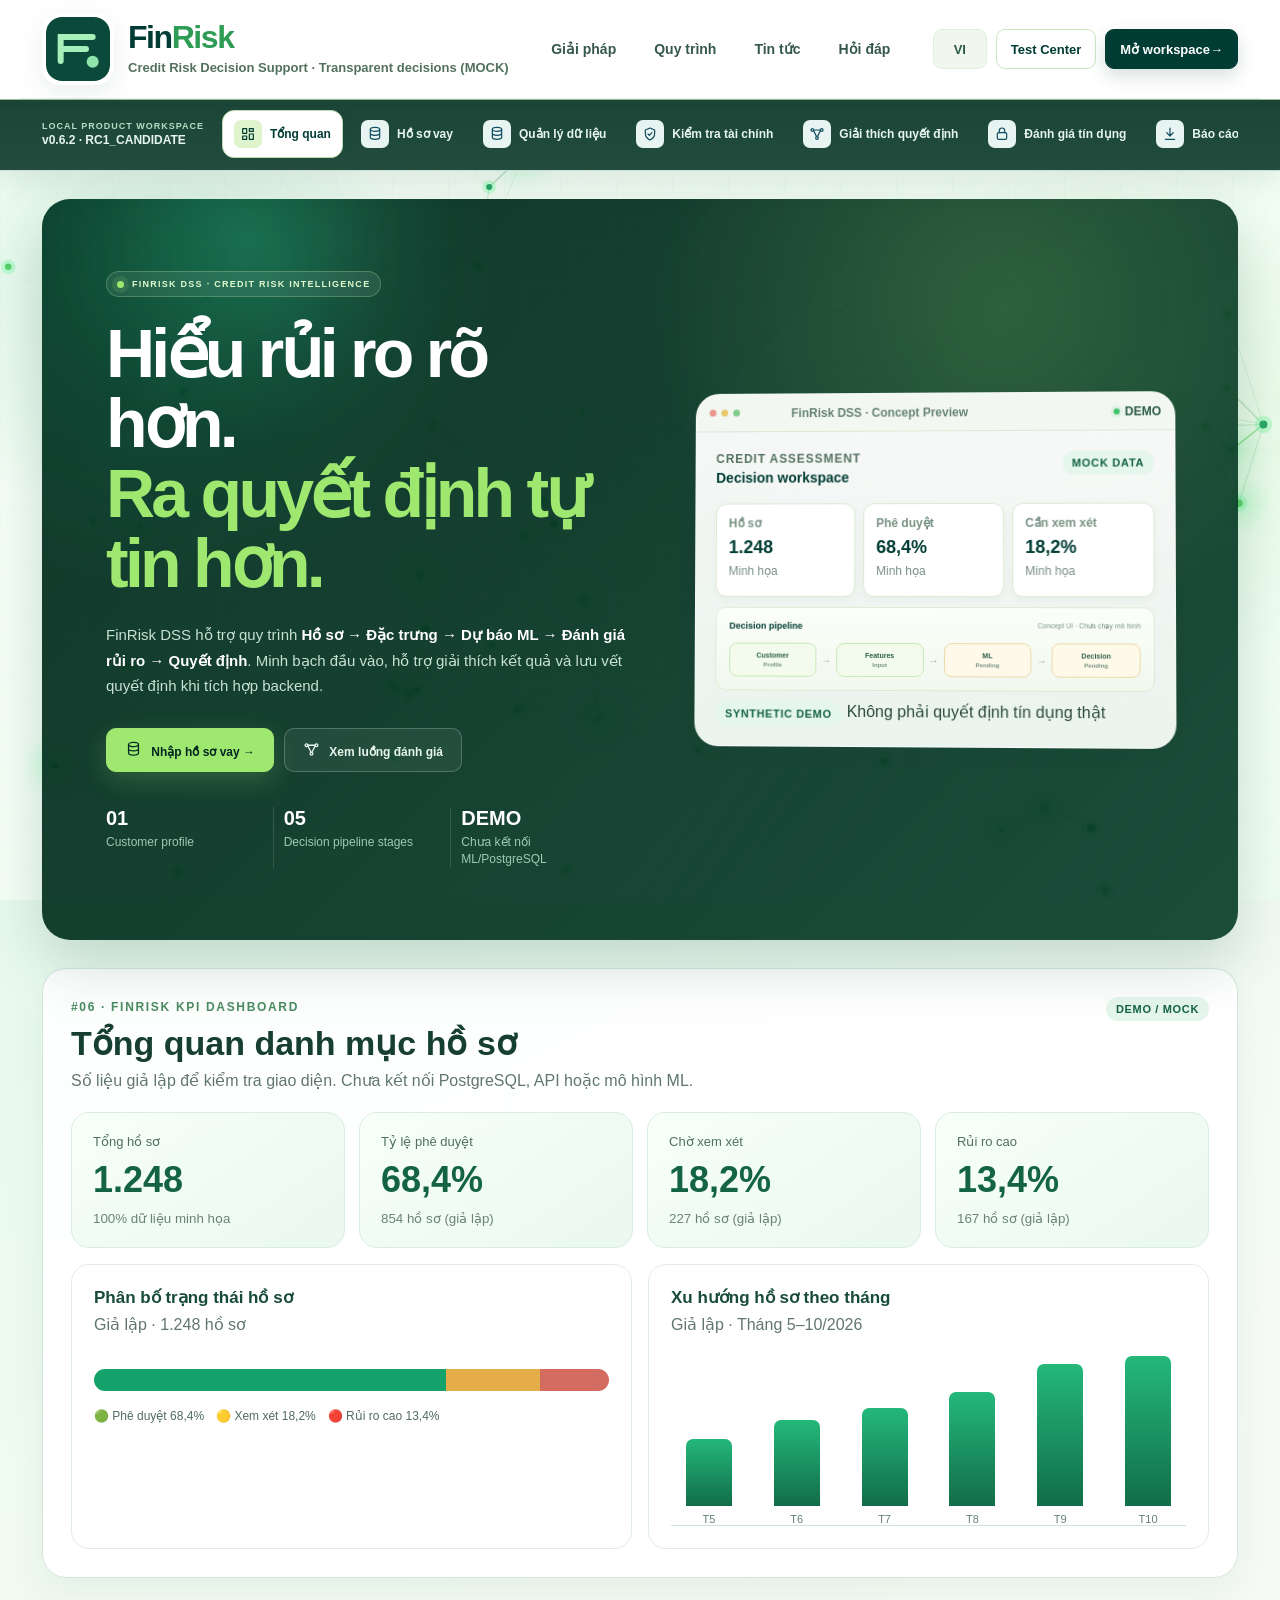
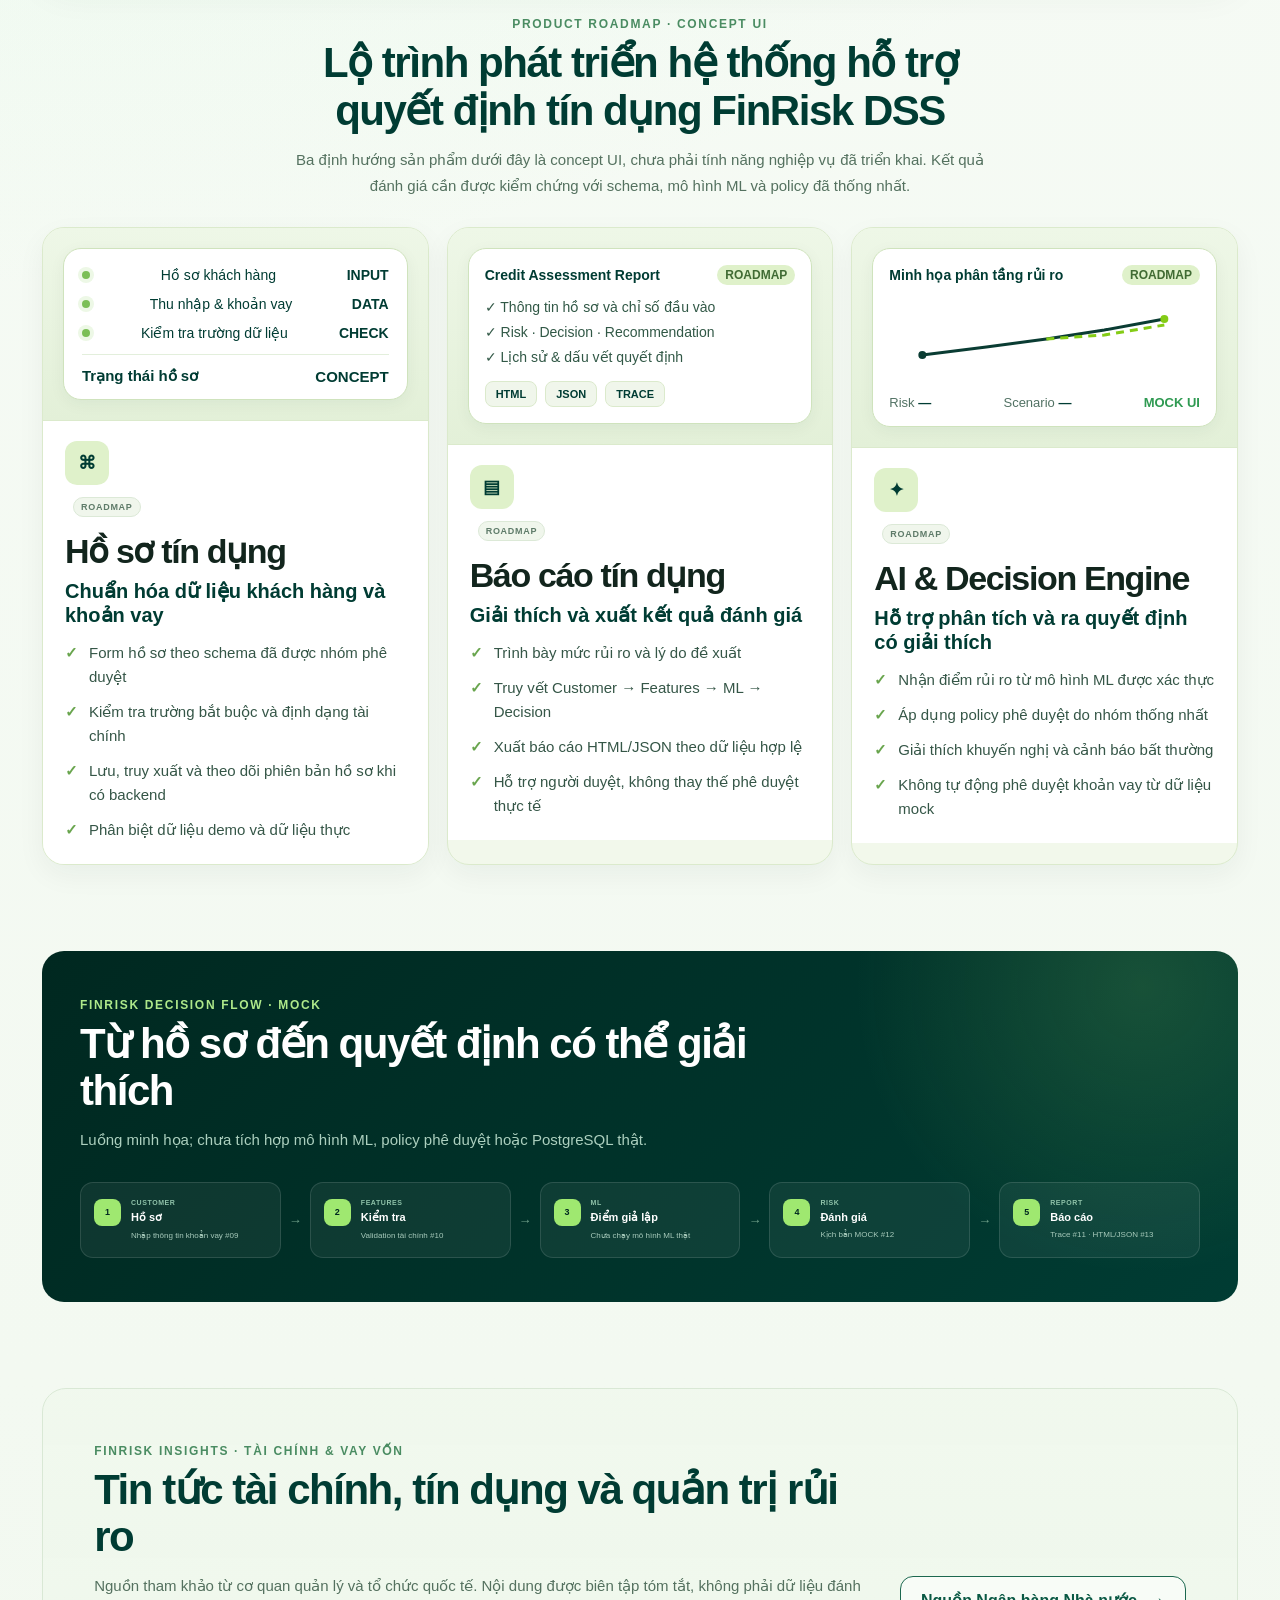
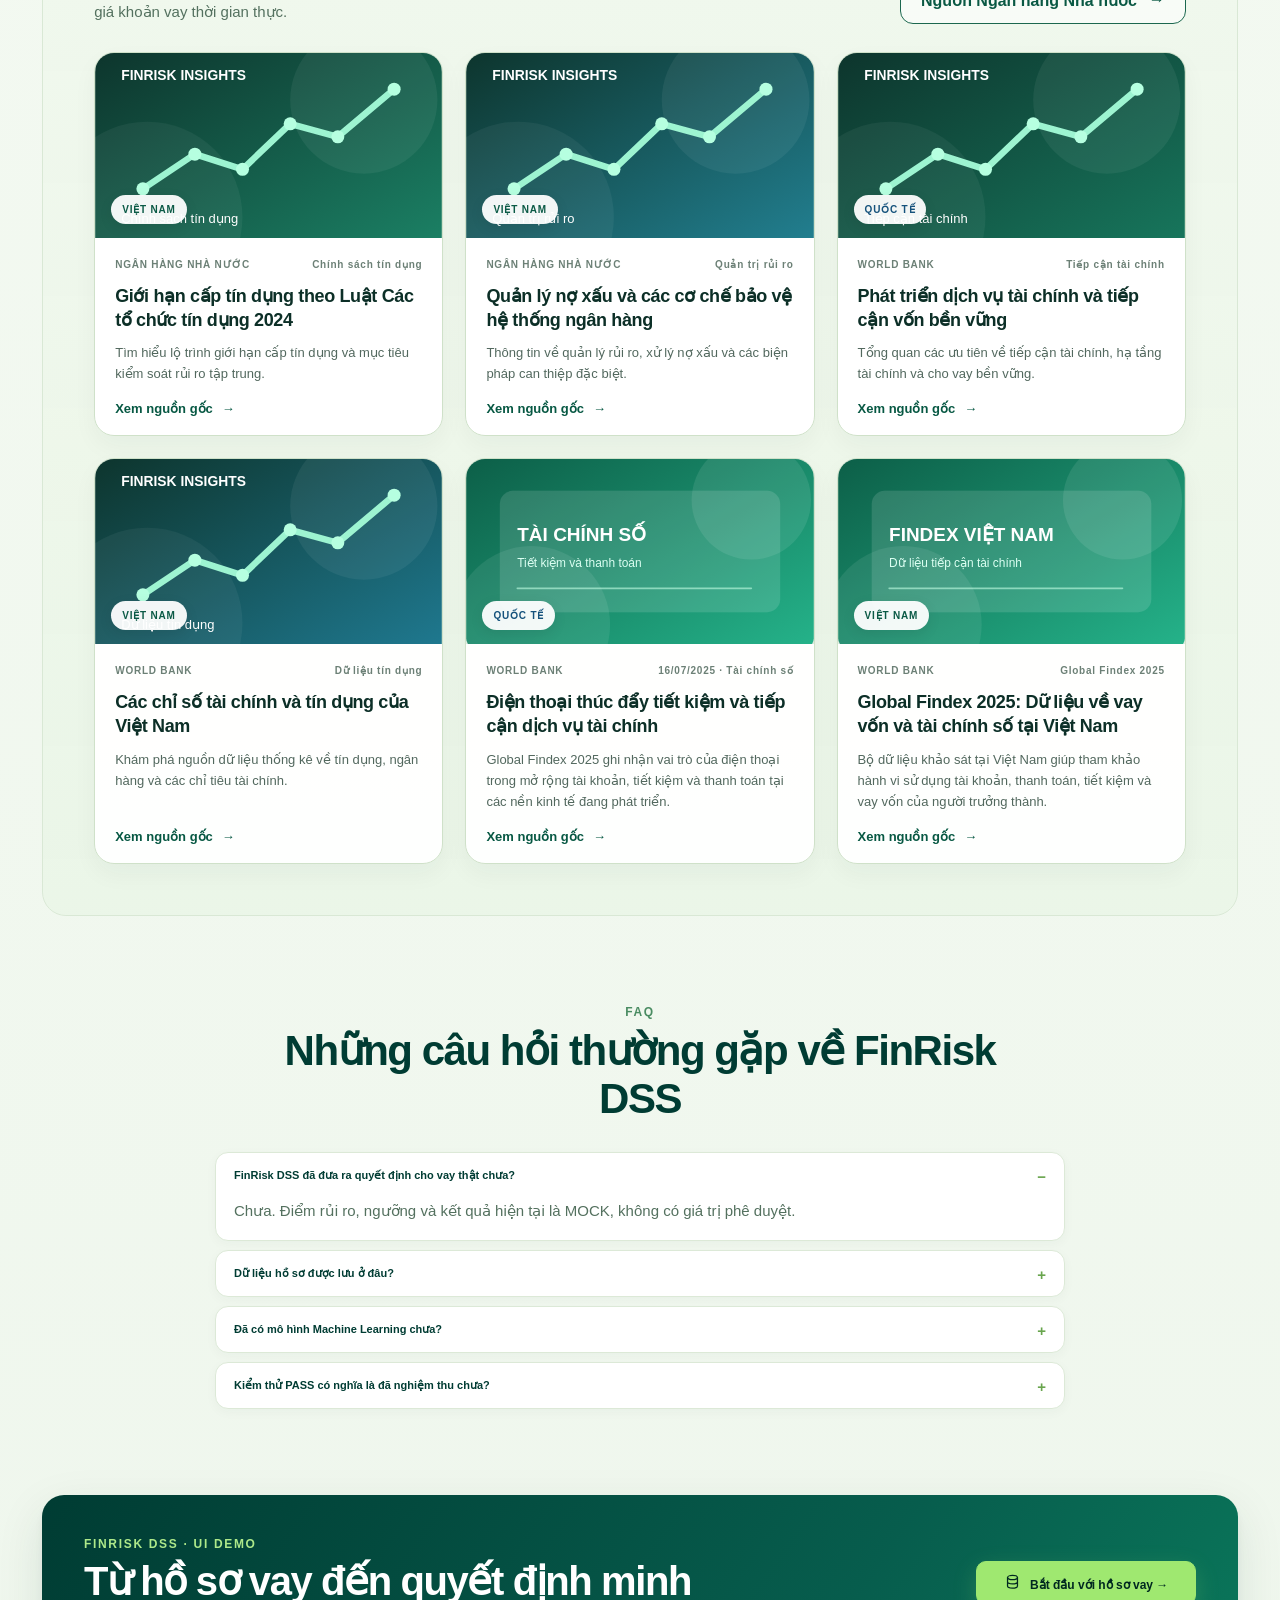
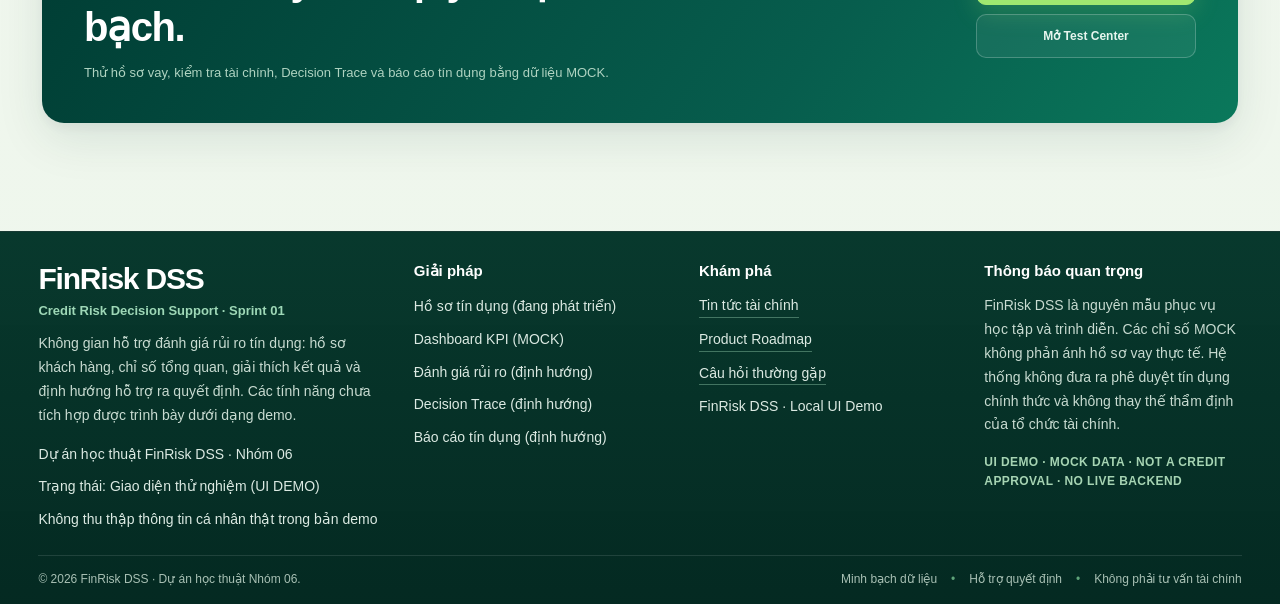
<file: FinRisk_DSS_UI_Baseline/index.html>
<!doctype html>
<html lang="vi">
<head>
  <meta charset="utf-8" />
  <meta name="viewport" content="width=device-width, initial-scale=1" />
  <meta name="color-scheme" content="light" />
  <title>FinRisk DSS – Credit Risk Decision Support</title>
  <link rel="stylesheet" href="assets/styles.css" />
</head>
<body>
  <div class="ambient-graph" aria-hidden="true">
    <canvas id="ambient-graph-canvas"></canvas>
    <div class="ambient-graph-glow ambient-graph-glow-one"></div>
    <div class="ambient-graph-glow ambient-graph-glow-two"></div>
    <div class="ambient-graph-grid"></div>
  </div>

  <header class="app-header">
    <div class="marketing-header">
      <div class="brand">
        <img class="brand-logo" src="assets/finrisk-logo.svg" alt="FinRisk DSS logo" />
        <div class="brand-copy">
          <div class="brand-name">Fin<span>Risk</span></div>
          <small>Credit Risk Decision Support · Transparent decisions (MOCK)</small>
        </div>
      </div>

      <nav id="product-nav" class="product-nav" aria-label="Điều hướng giới thiệu sản phẩm">
        <button type="button" data-overview-target="cg-suite">Giải pháp</button>
        <button type="button" data-overview-target="cg-workflow">Quy trình</button>
        <button type="button" data-overview-target="cg-news">Tin tức</button>
        <button type="button" data-overview-target="cg-faq">Hỏi đáp</button>
      </nav>

      <div class="header-actions">
        <button id="product-menu-toggle" class="product-menu-toggle" type="button"
          aria-controls="product-nav" aria-expanded="false" aria-label="Mở menu giới thiệu"
          title="Menu giới thiệu">
          <svg viewBox="0 0 24 24" width="18" height="18" fill="none" stroke="currentColor" stroke-width="2" stroke-linecap="round" aria-hidden="true">
            <path d="M4 7h16M4 12h16M4 17h16" />
          </svg>
          <span>Menu</span>
        </button>
        <button id="language-toggle" class="language-chip language-toggle" type="button" aria-label="Ngôn ngữ hiện tại: Tiếng Việt. Chuyển sang English" title="Switch to English">VI</button>
        <a class="header-login" href="#acceptance">Test Center</a>
        <a class="header-cta" href="#data">Mở workspace <span aria-hidden="true">→</span></a>
      </div>
    </div>

    <div class="workspace-bar">
      <div class="workspace-bar-inner">
        <div class="workspace-context">
          <span class="workspace-eyebrow">LOCAL PRODUCT WORKSPACE</span>
          <span class="workspace-version">v0.6.2 · RC1_CANDIDATE</span>
        </div>
        <div class="nav-shell">
          <nav id="nav" class="nav" aria-label="Điều hướng FinRisk DSS"></nav>
        </div>
      </div>
    </div>
  </header>

  <main class="main">
    <header class="topbar">
      <div>
        <div class="page-kicker">FINRISK DSS · CREDIT RISK WORKSPACE</div>
        <h1 id="screen-title">Overview</h1>
        <p id="screen-subtitle"></p>
      </div>
      <div class="topbar-status">
        <span class="runtime-chip"><span class="runtime-dot"></span> localhost / local state</span>
      </div>
    </header>

    <section id="content" class="content"></section>
  </main>

  <div id="toast-region" class="toast-region" aria-live="polite" aria-atomic="false"></div>

  <footer class="app-footer" aria-label="Thông tin FinRisk DSS">
    <div class="footer-shell">
      <section class="footer-brand-block">
        <div class="footer-brand-title">FinRisk DSS</div>
        <div class="footer-brand-subtitle">Credit Risk Decision Support · Sprint 01</div>
        <p class="footer-brand-copy">Không gian hỗ trợ đánh giá rủi ro tín dụng: hồ sơ khách hàng, chỉ số tổng quan, giải thích kết quả và định hướng hỗ trợ ra quyết định. Các tính năng chưa tích hợp được trình bày dưới dạng demo.</p>
        <ul class="footer-contact-list">
          <li>Dự án học thuật FinRisk DSS · Nhóm 06</li>
          <li>Trạng thái: Giao diện thử nghiệm (UI DEMO)</li>
          <li>Không thu thập thông tin cá nhân thật trong bản demo</li>
        </ul>
      </section>

      <section class="footer-links-block">
        <h4>Giải pháp</h4>
        <ul>
          <li>Hồ sơ tín dụng (đang phát triển)</li>
          <li>Dashboard KPI (MOCK)</li>
          <li>Đánh giá rủi ro (định hướng)</li>
          <li>Decision Trace (định hướng)</li>
          <li>Báo cáo tín dụng (định hướng)</li>
        </ul>
      </section>

      <section class="footer-links-block">
        <h4>Khám phá</h4>
        <ul>
          <li><button type="button" data-overview-target="cg-news">Tin tức tài chính</button></li>
          <li><button type="button" data-overview-target="cg-suite">Product Roadmap</button></li>
          <li><button type="button" data-overview-target="cg-faq">Câu hỏi thường gặp</button></li>
          <li>FinRisk DSS · Local UI Demo</li>
        </ul>
      </section>

      <section class="footer-links-block footer-note-block">
        <h4>Thông báo quan trọng</h4>
        <p>FinRisk DSS là nguyên mẫu phục vụ học tập và trình diễn. Các chỉ số MOCK không phản ánh hồ sơ vay thực tế. Hệ thống không đưa ra phê duyệt tín dụng chính thức và không thay thế thẩm định của tổ chức tài chính.</p>
        <div class="footer-guardrail">UI DEMO · MOCK DATA · NOT A CREDIT APPROVAL · NO LIVE BACKEND</div>
      </section>
    </div>

    <div class="footer-bottom">
      <div>© 2026 FinRisk DSS · Dự án học thuật Nhóm 06.</div>
      <div class="footer-bottom-links">
        <span>Minh bạch dữ liệu</span>
        <span>Hỗ trợ quyết định</span>
        <span>Không phải tư vấn tài chính</span>
      </div>
    </div>
  </footer>

  <script src="src/demo-data.js"></script>
  <script src="src/validation-rules.js"></script>
  <script src="src/validation-engine.js"></script>
  <script src="src/graph-model.js"></script>
  <script src="src/graph-engine.js"></script>
  <script src="src/release-engine.js"></script>
  <script src="src/report-engine.js"></script>
  <script src="src/e2e-engine.js"></script>
  <script src="src/acceptance-catalog.js"></script>
  <script src="src/acceptance-engine.js"></script>
  <script src="src/persistence.js"></script>
  <script src="src/state.js"></script>
  <script src="src/ambient-graph.js"></script>
  <script src="src/finrisk-loan.js"></script>
  <script src="src/finrisk-decision-mock.js"></script>
  <script src="src/finrisk-decision-trace.js"></script>
  <script src="src/finrisk-credit-report.js"></script>
  <script src="src/finrisk-uat.js"></script>
  <script src="src/finrisk-integration-mock.js"></script>
  <script src="src/app.js"></script>
  <script src="src/i18n.js"></script>
</body>
</html>
</file>
<file: FinRisk_DSS_UI_Baseline/assets/styles.css>
:root {
  --bg: #f4f8f7;
  --surface: #ffffff;
  --text: #15232b;
  --muted: #667985;
  --line: #d9e6e3;
  --line-strong: #bfd6d1;
  --navy-950: #062a38;
  --navy-900: #0a3545;
  --navy-800: #114b60;
  --blue: #1676a3;
  --green-700: #147642;
  --green-600: #1d8d50;
  --green-500: #2aa85e;
  --green-soft: #eaf7ef;
  --teal: #0f7d76;
  --danger: #a43b42;
  --danger-bg: #fff0f1;
  --warning: #916000;
  --warning-bg: #fff7df;
  --success: #176c3d;
  --success-bg: #e9f7ee;
  --info: #245f78;
  --info-bg: #eaf5fa;
  --input-bg: #fbfdfd;
  --shadow-sm: 0 5px 18px rgba(8, 47, 57, .06);
  --shadow-md: 0 14px 35px rgba(8, 47, 57, .10);
  --shadow-lg: 0 24px 60px rgba(8, 47, 57, .14);
  --radius: 14px;
}

* { box-sizing: border-box; }
html { scroll-behavior: smooth; }

body {
  margin: 0;
  min-width: 320px;
  font-family: Inter, "Segoe UI", Arial, sans-serif;
  color: var(--text);
  background:
    radial-gradient(circle at 8% 7%, rgba(42, 168, 94, .07), transparent 24rem),
    radial-gradient(circle at 92% 8%, rgba(22, 118, 163, .08), transparent 28rem),
    var(--bg);
}

button, input, select, textarea { font: inherit; }

.ribbon {
  position: sticky;
  top: 0;
  z-index: 60;
  color: #eaf9f2;
  background: linear-gradient(90deg, #0b3e46 0%, #0d5c4d 48%, #0a3b4c 100%);
  border-bottom: 1px solid rgba(255,255,255,.13);
  box-shadow: 0 3px 12px rgba(5, 34, 42, .16);
}

.ribbon-inner {
  min-height: 34px;
  padding: 7px 24px;
  display: flex;
  justify-content: center;
  align-items: center;
  gap: 9px;
  flex-wrap: wrap;
  font-size: 11px;
  font-weight: 700;
  letter-spacing: .045em;
}

.ribbon-dot,
.runtime-dot {
  width: 8px;
  height: 8px;
  border-radius: 50%;
  background: #62d988;
  box-shadow: 0 0 0 4px rgba(98,217,136,.13);
}

.ribbon-separator { color: rgba(255,255,255,.45); }

.app-header {
  position: sticky;
  top: 34px;
  z-index: 50;
  background: rgba(255,255,255,.94);
  backdrop-filter: blur(18px);
  border-bottom: 1px solid rgba(191,214,209,.8);
  box-shadow: 0 10px 32px rgba(7,52,62,.07);
}

.brand-row {
  max-width: 1540px;
  margin: 0 auto;
  padding: 16px clamp(18px, 3vw, 42px) 12px;
  display: flex;
  justify-content: space-between;
  align-items: center;
  gap: 24px;
}

.brand {
  display: flex;
  align-items: center;
  gap: 13px;
}

.brand-mark {
  width: 48px;
  height: 48px;
  flex: 0 0 48px;
  display: grid;
  place-items: center;
  border-radius: 15px;
  color: #fff;
  font-weight: 900;
  letter-spacing: -.04em;
  background: linear-gradient(145deg, var(--navy-900), var(--teal) 58%, var(--green-600));
  box-shadow: 0 10px 24px rgba(14,102,93,.22), inset 0 1px 0 rgba(255,255,255,.2);
}

.brand-name {
  font-size: 21px;
  line-height: 1;
  font-weight: 900;
  letter-spacing: -.035em;
  color: var(--navy-950);
}

.brand-name span { color: var(--green-600); }

.brand-copy small {
  display: block;
  margin-top: 6px;
  color: var(--muted);
  font-size: 11px;
  font-weight: 600;
}

.header-status {
  display: flex;
  align-items: center;
  justify-content: flex-end;
  gap: 9px;
  flex-wrap: wrap;
}

.status-block {
  padding: 7px 9px 7px 11px;
  display: flex;
  align-items: center;
  gap: 7px;
  border: 1px solid var(--line);
  border-radius: 999px;
  background: #fff;
  box-shadow: 0 3px 12px rgba(12,67,75,.04);
}

.status-label {
  color: var(--muted);
  font-size: 10px;
  font-weight: 800;
  text-transform: uppercase;
  letter-spacing: .06em;
}

.nav-shell {
  max-width: 1540px;
  margin: 0 auto;
  padding: 0 clamp(18px, 3vw, 42px) 12px;
}

.nav {
  display: flex;
  align-items: stretch;
  gap: 7px;
  overflow-x: auto;
  padding: 3px 1px 4px;
  scrollbar-width: thin;
  scrollbar-color: var(--line-strong) transparent;
}

.nav button {
  min-width: max-content;
  border: 1px solid transparent;
  background: transparent;
  color: #4c626e;
  display: flex;
  align-items: center;
  gap: 8px;
  padding: 9px 11px;
  border-radius: 11px;
  cursor: pointer;
  transition: color .18s ease, background .18s ease, border-color .18s ease, transform .18s ease, box-shadow .18s ease;
}

.nav button:hover {
  color: var(--navy-950);
  background: #f2f8f7;
  border-color: #d7e9e5;
  transform: translateY(-1px);
  box-shadow: 0 7px 16px rgba(11,71,74,.07);
}

.nav button.active {
  color: #fff;
  background: linear-gradient(125deg, var(--navy-900), #0c6471 55%, var(--green-700));
  border-color: transparent;
  box-shadow: 0 8px 20px rgba(9,78,80,.20);
}

.nav-key {
  min-width: 29px;
  height: 29px;
  padding: 0 6px;
  display: grid;
  place-items: center;
  border-radius: 8px;
  font-size: 9px;
  font-weight: 900;
  color: var(--navy-800);
  background: #e7f4f1;
  transition: background .18s ease, color .18s ease, transform .18s ease;
}

.nav button:hover .nav-key { transform: rotate(-3deg) scale(1.04); }
.nav button.active .nav-key { color: #fff; background: rgba(255,255,255,.16); }

.nav-copy { display: flex; flex-direction: column; align-items: flex-start; gap: 1px; }
.nav-label { font-size: 12px; font-weight: 800; line-height: 1.2; }
.nav-desc { color: #80919a; font-size: 9px; font-weight: 600; line-height: 1.1; }
.nav button.active .nav-desc { color: rgba(255,255,255,.68); }

.main { max-width: 1540px; margin: 0 auto; min-width: 0; }

.topbar {
  padding: 28px clamp(18px, 3vw, 42px) 18px;
  display: flex;
  justify-content: space-between;
  align-items: flex-end;
  gap: 20px;
}

.page-kicker {
  margin-bottom: 6px;
  color: var(--green-700);
  font-size: 10px;
  font-weight: 900;
  letter-spacing: .12em;
}

.topbar h1 {
  margin: 0;
  color: var(--navy-950);
  font-size: clamp(26px, 2.8vw, 38px);
  line-height: 1.08;
  letter-spacing: -.035em;
}

.topbar p {
  max-width: 820px;
  margin: 7px 0 0;
  color: var(--muted);
  font-size: 13px;
  line-height: 1.55;
}

.runtime-chip {
  display: inline-flex;
  align-items: center;
  gap: 9px;
  padding: 8px 11px;
  border: 1px solid #cfe2dd;
  border-radius: 999px;
  background: rgba(255,255,255,.85);
  color: #45626a;
  font-size: 11px;
  font-weight: 700;
  box-shadow: var(--shadow-sm);
}

.content { padding: 0 clamp(18px, 3vw, 42px) 56px; }

.overview-hero {
  position: relative;
  overflow: hidden;
  min-height: 255px;
  margin-bottom: 18px;
  padding: clamp(25px, 4vw, 44px);
  display: grid;
  grid-template-columns: minmax(0, 1.35fr) minmax(260px, .65fr);
  gap: 30px;
  align-items: center;
  color: #fff;
  border-radius: 24px;
  background:
    radial-gradient(circle at 80% 24%, rgba(82,222,130,.21), transparent 16rem),
    linear-gradient(128deg, #062b3b 0%, #0a5061 45%, #0d745e 100%);
  box-shadow: var(--shadow-lg);
}

.overview-hero::before,
.overview-hero::after {
  content: "";
  position: absolute;
  border: 1px solid rgba(255,255,255,.12);
  border-radius: 50%;
}

.overview-hero::before { width: 280px; height: 280px; right: -70px; top: -110px; }
.overview-hero::after { width: 180px; height: 180px; right: 80px; bottom: -110px; }

.hero-copy,
.hero-status-panel { position: relative; z-index: 1; }

.hero-eyebrow {
  color: #9de3b5;
  font-size: 10px;
  font-weight: 900;
  letter-spacing: .13em;
}

.hero-title {
  max-width: 760px;
  margin: 9px 0 10px;
  font-size: clamp(30px, 4vw, 50px);
  line-height: 1.02;
  letter-spacing: -.045em;
  font-weight: 900;
}

.hero-copy p {
  max-width: 720px;
  margin: 0;
  color: rgba(255,255,255,.78);
  font-size: 14px;
  line-height: 1.7;
}

.hero-tags { margin-top: 21px; display: flex; gap: 8px; flex-wrap: wrap; }

.hero-tag {
  padding: 7px 10px;
  border: 1px solid rgba(255,255,255,.18);
  border-radius: 999px;
  color: #e8fbef;
  background: rgba(255,255,255,.08);
  font-size: 10px;
  font-weight: 800;
}

.hero-status-panel {
  padding: 19px;
  border: 1px solid rgba(255,255,255,.15);
  border-radius: 18px;
  background: rgba(4,37,46,.34);
  backdrop-filter: blur(10px);
}

.hero-status-panel h3 {
  margin: 0 0 13px;
  color: #fff;
  font-size: 12px;
  text-transform: uppercase;
  letter-spacing: .08em;
}

.hero-state-row {
  display: flex;
  align-items: center;
  justify-content: space-between;
  gap: 15px;
  padding: 10px 0;
  border-top: 1px solid rgba(255,255,255,.10);
}

.hero-state-row:first-of-type { border-top: 0; padding-top: 0; }
.hero-state-row:last-child { padding-bottom: 0; }
.hero-state-row span:first-child { color: rgba(255,255,255,.66); font-size: 11px; }
.hero-state-row strong { font-size: 12px; text-align: right; }

.grid { display: grid; gap: 16px; }
.grid.cols-4 { grid-template-columns: repeat(4, minmax(0, 1fr)); }
.grid.cols-2 { grid-template-columns: repeat(2, minmax(0, 1fr)); }

.card {
  position: relative;
  background: rgba(255,255,255,.96);
  border: 1px solid var(--line);
  border-radius: var(--radius);
  padding: 18px;
  box-shadow: var(--shadow-sm);
  transition: transform .18s ease, border-color .18s ease, box-shadow .18s ease;
}

.card:hover { transform: translateY(-2px); border-color: #c1dad5; box-shadow: var(--shadow-md); }

.card h3 {
  color: #324752;
  font-size: 12px;
  margin: 0 0 10px;
  text-transform: uppercase;
  letter-spacing: .055em;
}

.metric { color: var(--navy-950); font-size: 23px; font-weight: 900; letter-spacing: -.025em; }

.metric-card::before {
  content: "";
  position: absolute;
  left: 0;
  top: 18px;
  bottom: 18px;
  width: 3px;
  border-radius: 0 4px 4px 0;
  background: linear-gradient(var(--green-500), var(--blue));
}

.muted { color: var(--muted); }
.small { font-size: 12px; }
.code { font-family: "SFMono-Regular", Consolas, "Courier New", monospace; font-size: 12px; }

.pill {
  display: inline-flex;
  align-items: center;
  width: fit-content;
  border-radius: 999px;
  padding: 5px 9px;
  font-size: 10px;
  font-weight: 900;
}

.pill.danger { color: var(--danger); background: var(--danger-bg); }
.pill.warning { color: var(--warning); background: var(--warning-bg); }
.pill.success { color: var(--success); background: var(--success-bg); }
.pill.info { color: var(--info); background: var(--info-bg); }

.notice {
  position: relative;
  padding: 14px 15px 14px 17px;
  border-radius: 12px;
  margin-bottom: 16px;
  border: 1px solid var(--line);
  background: #fff;
  box-shadow: var(--shadow-sm);
  line-height: 1.55;
  font-size: 12px;
}

.notice::before {
  content: "";
  position: absolute;
  left: 0;
  top: 13px;
  bottom: 13px;
  width: 3px;
  border-radius: 0 4px 4px 0;
}

.notice.danger { background: #fff8f8; border-color: #edd3d5; }
.notice.danger::before { background: var(--danger); }
.notice.info { background: #f7fbfd; border-color: #cfe5ef; }
.notice.info::before { background: var(--blue); }
.notice.warning { background: #fffaf0; border-color: #eee0b5; }
.notice.warning::before { background: #d69b20; }

.section-title {
  display: flex;
  align-items: center;
  justify-content: space-between;
  gap: 12px;
  margin: 27px 0 11px;
}

.section-title h2 { margin: 0; color: var(--navy-950); font-size: 17px; }

.section-title h2::after {
  content: "";
  display: block;
  width: 36px;
  height: 3px;
  margin-top: 7px;
  border-radius: 999px;
  background: linear-gradient(90deg, var(--green-500), var(--blue));
}

table {
  width: 100%;
  border-collapse: separate;
  border-spacing: 0;
  background: rgba(255,255,255,.98);
  border: 1px solid var(--line);
  border-radius: var(--radius);
  overflow: hidden;
  font-size: 12px;
  box-shadow: var(--shadow-sm);
}

th, td {
  padding: 11px 12px;
  border-bottom: 1px solid #e5eeec;
  text-align: left;
  vertical-align: top;
}

th {
  background: #eef6f4;
  color: #405761;
  font-size: 10px;
  font-weight: 900;
  text-transform: uppercase;
  letter-spacing: .055em;
}

tbody tr { transition: background .16s ease; }
tbody tr:hover { background: #f8fcfb; }
tr:last-child td { border-bottom: 0; }

.masked {
  min-height: 92px;
  border: 1px solid #d0dbdc;
  border-radius: 14px;
  display: grid;
  place-items: center;
  background: repeating-linear-gradient(135deg, #edf3f3, #edf3f3 10px, #e4ebeb 10px, #e4ebeb 20px);
  color: #536b73;
  font-weight: 900;
}

.form-grid { display: grid; grid-template-columns: repeat(2, minmax(0, 1fr)); gap: 15px; }
.field { display: flex; flex-direction: column; gap: 7px; }
.field.full { grid-column: 1 / -1; }
.field label { color: #40545e; font-size: 11px; font-weight: 900; }

.field input,
.field select,
.field textarea {
  width: 100%;
  border: 1px solid #cfdeda;
  border-radius: 11px;
  padding: 11px 12px;
  background: var(--input-bg);
  color: var(--text);
  transition: border-color .16s ease, box-shadow .16s ease, background .16s ease;
}

.field input:hover,
.field select:hover,
.field textarea:hover { border-color: #a8cbc3; background: #fff; }

.field input:focus,
.field select:focus,
.field textarea:focus {
  outline: none;
  border-color: #4ca48a;
  background: #fff;
  box-shadow: 0 0 0 4px rgba(34,150,102,.10);
}

.field input[readonly],
.field input:disabled,
.field select:disabled {
  background: #eef3f2;
  color: #697b82;
  cursor: not-allowed;
}

.field-help { color: var(--muted); font-size: 10px; line-height: 1.5; }

.actions { display: flex; align-items: center; gap: 9px; flex-wrap: wrap; margin-top: 18px; }

.btn {
  border: 1px solid #c8d8d5;
  background: #fff;
  color: #29434c;
  padding: 10px 14px;
  border-radius: 10px;
  cursor: pointer;
  font-size: 11px;
  font-weight: 900;
  box-shadow: 0 4px 12px rgba(11,68,74,.05);
  transition: transform .16s ease, box-shadow .16s ease, border-color .16s ease;
}

.btn:hover:not(:disabled) { transform: translateY(-1px); border-color: #9fc5bc; box-shadow: 0 9px 18px rgba(11,68,74,.10); }
.btn.primary { color: #fff; border-color: transparent; background: linear-gradient(125deg, var(--navy-800), var(--teal) 55%, var(--green-700)); }
.btn:disabled { opacity: .48; cursor: not-allowed; box-shadow: none; }
.btn.danger-outline { border-color: #e0b9bc; color: var(--danger); background: #fffafa; }
.btn.pass-action { border-color: #9bd0ae; color: var(--success); background: #f8fffa; }
.btn.fail-action { border-color: #dfb8bb; color: var(--danger); background: #fffafa; }

.guardrail-grid {
  display: flex;
  gap: 9px;
  align-items: center;
  flex-wrap: wrap;
  padding: 13px 14px;
  border: 1px solid var(--line);
  background: rgba(255,255,255,.98);
  border-radius: var(--radius);
  font-size: 11px;
  box-shadow: var(--shadow-sm);
}

.test-cases { display: flex; flex-direction: column; gap: 10px; }

.test-case {
  border: 1px solid var(--line);
  border-radius: 13px;
  background: var(--surface);
  overflow: hidden;
  box-shadow: var(--shadow-sm);
  transition: border-color .18s ease, box-shadow .18s ease;
}

.test-case:hover { border-color: #c6dcd7; box-shadow: var(--shadow-md); }

.test-case > summary {
  cursor: pointer;
  list-style: none;
  display: grid;
  grid-template-columns: 70px minmax(0, 1fr) 90px 120px;
  gap: 10px;
  align-items: center;
  padding: 13px 15px;
  background: linear-gradient(180deg, #fbfdfd, #f5f9f8);
}

.test-case > summary::-webkit-details-marker { display: none; }
.test-case[open] > summary { border-bottom: 1px solid var(--line); }
.test-work-item { color: var(--muted); font-size: 11px; }
.test-body { padding: 16px; }
.test-body > p { margin-top: 0; }

.test-grid { display: grid; grid-template-columns: repeat(2, minmax(0, 1fr)); gap: 10px; }
.test-grid section { border: 1px solid var(--line); border-radius: 11px; padding: 12px 13px; }
.test-grid h4 { margin: 0 0 8px; font-size: 12px; }
.test-grid p { margin: 0; font-size: 11px; line-height: 1.6; }
.pass-box { background: var(--success-bg); }
.fail-box { background: var(--danger-bg); }
.fix-box { background: var(--warning-bg); }

.guidance-list { margin: 0; padding-left: 20px; font-size: 11px; line-height: 1.6; }
.guidance-list li + li { margin-top: 5px; }
.guidance-list.sample { font-family: Consolas, "Courier New", monospace; }

.change-list { display: flex; flex-direction: column; gap: 8px; }

.change-item {
  padding: 11px 12px;
  border: 1px solid var(--line);
  border-radius: 11px;
  background: #fff;
  font-size: 11px;
  box-shadow: var(--shadow-sm);
}

.kv { display: grid; grid-template-columns: 180px minmax(0, 1fr); gap: 8px 13px; font-size: 12px; }
.kv > div:nth-child(odd) { color: var(--muted); font-weight: 700; }

.nodes { display: flex; flex-direction: column; gap: 8px; }

.node {
  display: grid;
  grid-template-columns: 190px 1fr 170px;
  gap: 8px;
  align-items: center;
  background: #fff;
  border: 1px solid var(--line);
  border-radius: 11px;
  padding: 10px 12px;
  box-shadow: var(--shadow-sm);
  transition: transform .16s ease, border-color .16s ease;
}

.node:hover { transform: translateX(2px); border-color: #b9d6cf; }

.flow-strip {
  display: flex;
  align-items: center;
  gap: 9px;
  flex-wrap: wrap;
  background: rgba(255,255,255,.98);
  border: 1px solid var(--line);
  border-radius: 14px;
  padding: 14px 15px;
  box-shadow: var(--shadow-sm);
}

.flow-strip span {
  background: linear-gradient(135deg, #eaf6f2, #ecf5fa);
  color: #27596a;
  border: 1px solid #d2e6e1;
  border-radius: 10px;
  padding: 8px 11px;
  font-size: 10px;
  font-weight: 900;
  transition: transform .16s ease, box-shadow .16s ease;
}

.flow-strip span:hover { transform: translateY(-2px); box-shadow: 0 7px 14px rgba(16,86,89,.08); }
.flow-strip b { color: #88a2a5; }

.app-footer {
  min-height: 54px;
  padding: 14px clamp(18px, 3vw, 42px);
  display: flex;
  justify-content: space-between;
  align-items: center;
  gap: 16px;
  flex-wrap: wrap;
  color: #c7d7db;
  background: var(--navy-950);
  border-top: 1px solid rgba(255,255,255,.08);
  font-size: 10px;
}

.app-footer strong { color: #fff; }
.footer-guardrail { color: #90baa9; font-weight: 800; letter-spacing: .035em; }

@media (max-width: 1180px) {
  .header-status .status-label { display: none; }
  .nav-desc { display: none; }
  .overview-hero { grid-template-columns: 1fr; }
  .hero-status-panel { max-width: 560px; }
}

@media (max-width: 900px) {
  .brand-row { align-items: flex-start; }
  .header-status { max-width: 390px; }
  .grid.cols-4 { grid-template-columns: repeat(2, minmax(0, 1fr)); }
}

@media (max-width: 720px) {
  .ribbon-inner { padding-left: 12px; padding-right: 12px; gap: 6px; }
  .ribbon-separator { display: none; }
  .app-header { top: 48px; }
  .brand-row { padding: 13px 15px 9px; }
  .brand-mark { width: 42px; height: 42px; flex-basis: 42px; border-radius: 13px; }
  .brand-name { font-size: 18px; }
  .brand-copy small { font-size: 9px; }
  .header-status { display: none; }
  .nav-shell { padding: 0 14px 9px; }
  .nav button { padding: 8px 9px; }
  .nav-key { min-width: 27px; height: 27px; }
  .nav-label { font-size: 11px; }
  .topbar { padding: 22px 16px 13px; align-items: flex-start; }
  .topbar-status { display: none; }
  .topbar h1 { font-size: 28px; }
  .content { padding: 0 16px 40px; }
  .overview-hero { padding: 25px 20px; border-radius: 18px; }
  .hero-title { font-size: 34px; }
  .grid.cols-4, .grid.cols-2, .form-grid { grid-template-columns: 1fr; }
  .field.full { grid-column: auto; }
  .node { grid-template-columns: 1fr; }
  .test-grid { grid-template-columns: 1fr; }
  .test-case > summary { grid-template-columns: 60px minmax(0, 1fr); }
  .kv { grid-template-columns: 1fr; }
  .kv > div:nth-child(odd) { margin-top: 6px; }
  .app-footer { align-items: flex-start; flex-direction: column; }
}

@media (prefers-reduced-motion: reduce) {
  *, *::before, *::after {
    scroll-behavior: auto !important;
    transition: none !important;
    animation: none !important;
  }
}

/* =========================================================
   UI REFRESH 02 — ECO/ENTERPRISE LANDING + PRODUCT WORKSPACE
   Design inspiration: high-level SaaS patterns only.
   CarbonGraph keeps its own data/evidence/steel identity.
   ========================================================= */

:root {
  --forest: #003c33;
  --forest-deep: #002820;
  --forest-mid: #2a5c47;
  --leaf: #9fe870;
  --leaf-deep: #7acc4e;
  --canvas: #f5f9f4;
  --canvas-pure: #ffffff;
  --mint: #edf8e6;
  --sage: #c5edab;
  --body-copy: #2c4a3c;
  --muted-green: #54715f; /* #01: darker legible text on white without changing the green identity */
  --workspace-ink: #e6f5ed;
  --workspace-muted: #b5dcc4;
  --hairline: #cce5c0;
  --hairline-soft: #e2f0db;
  --tech-blue: #0b6f91;
  --tech-blue-soft: #e9f6fb;
  --eco-shadow: 0 16px 48px rgba(0,60,51,.10), 0 6px 12px rgba(0,60,51,.05);
  --eco-shadow-sm: 0 4px 16px rgba(0,60,51,.07), 0 2px 4px rgba(0,60,51,.03);
  --marketing-max: 1240px;
}

body {
  color: var(--body-copy);
  background:
    radial-gradient(circle at 4% 2%, rgba(159,232,112,.14), transparent 30rem),
    radial-gradient(circle at 96% 10%, rgba(11,111,145,.08), transparent 34rem),
    var(--canvas);
}

/* Marketing header */
.marketing-header {
  max-width: var(--marketing-max);
  min-height: 78px;
  margin: 0 auto;
  padding: 13px 22px;
  display: grid;
  grid-template-columns: minmax(220px, auto) minmax(360px, 1fr) minmax(250px, auto);
  align-items: center;
  gap: 24px;
}

.marketing-header .brand-mark {
  width: 44px;
  height: 44px;
  flex-basis: 44px;
  border-radius: 12px;
  background: linear-gradient(145deg, var(--forest-deep), var(--forest) 58%, #0b7e61);
  box-shadow: 0 8px 22px rgba(0,60,51,.20);
}

.marketing-header .brand-name {
  color: var(--forest);
  font-size: 20px;
}

.marketing-header .brand-name span { color: #2e9c54; }
.marketing-header .brand-copy small { color: var(--muted-green); }

.product-nav {
  display: flex;
  justify-content: center;
  align-items: center;
  gap: 5px;
}

.product-nav button {
  border: 0;
  border-radius: 9px;
  padding: 9px 11px;
  color: #365849;
  background: transparent;
  font-size: 12px;
  font-weight: 750;
  cursor: pointer;
  transition: color .18s ease, background .18s ease, transform .18s ease;
}

.product-nav button:hover {
  color: var(--forest);
  background: var(--mint);
  transform: translateY(-1px);
}

.header-actions {
  display: flex;
  align-items: center;
  justify-content: flex-end;
  gap: 9px;
}

.language-chip,
.header-login,
.header-cta {
  min-height: 36px;
  display: inline-flex;
  align-items: center;
  justify-content: center;
  border-radius: 9px;
  padding: 0 11px;
  text-decoration: none;
  font-size: 11px;
  font-weight: 800;
}

.language-chip {
  min-width: 36px;
  color: var(--forest-mid);
  background: #f1f7ee;
  border: 1px solid var(--hairline-soft);
}

.header-login {
  color: var(--forest);
  border: 1px solid var(--hairline);
  background: #fff;
  transition: background .18s ease, border-color .18s ease, transform .18s ease;
}

.header-login:hover {
  background: var(--mint);
  border-color: #aed89a;
  transform: translateY(-1px);
}

.header-cta {
  color: #fff;
  background: var(--forest);
  border: 1px solid var(--forest);
  box-shadow: 0 7px 18px rgba(0,60,51,.16);
  transition: background .18s ease, transform .18s ease, box-shadow .18s ease;
}

.header-cta:hover {
  background: #075448;
  transform: translateY(-1px);
  box-shadow: 0 10px 24px rgba(0,60,51,.22);
}

/* Workspace navigation as secondary SaaS bar */
.workspace-bar {
  border-top: 1px solid rgba(204,229,192,.72);
  background: linear-gradient(180deg, rgba(247,251,245,.97), rgba(239,247,236,.95));
}

.workspace-bar-inner {
  max-width: var(--marketing-max);
  margin: 0 auto;
  padding: 9px 22px 10px;
  display: flex;
  gap: 18px;
  align-items: center;
}

.workspace-context {
  min-width: 158px;
  display: flex;
  flex-direction: column;
  gap: 2px;
}

.workspace-eyebrow {
  color: #47745d;
  font-size: 8px;
  line-height: 1.2;
  font-weight: 900;
  letter-spacing: .11em;
}

.workspace-version {
  color: var(--forest);
  font-size: 10px;
  font-weight: 800;
}

.workspace-bar .nav-shell {
  max-width: none;
  flex: 1;
  min-width: 0;
  margin: 0;
  padding: 0;
}

.workspace-bar .nav { padding: 0; gap: 4px; }
.workspace-bar .nav button { padding: 7px 8px; border-radius: 9px; }
.workspace-bar .nav-key { min-width: 25px; height: 25px; border-radius: 7px; }
.workspace-bar .nav-label { font-size: 10px; }
.workspace-bar .nav-desc { display: none; }

.workspace-bar .nav button.active {
  color: var(--forest);
  background: #fff;
  border-color: #bddcaf;
  box-shadow: 0 4px 12px rgba(0,60,51,.07);
}

.workspace-bar .nav button.active .nav-key {
  color: var(--forest);
  background: var(--sage-soft, #dff4cc);
}

/* Marketing overview intentionally removes duplicated workspace page title */
body.screen-overview .topbar { display: none; }
body.screen-overview .content { padding-top: 28px; }
body:not(.screen-overview) .content { padding-top: 0; }

.main { max-width: var(--marketing-max); }
.topbar { padding-left: 22px; padding-right: 22px; }
.content { padding-left: 22px; padding-right: 22px; }

/* Landing foundation */
.product-hero,
.proof-strip,
.landing-section,
.final-cta {
  scroll-margin-top: 190px;
}

.product-hero {
  position: relative;
  overflow: hidden;
  min-height: 520px;
  margin-bottom: 18px;
  padding: clamp(36px, 6vw, 72px) clamp(28px, 5vw, 64px);
  display: grid;
  grid-template-columns: minmax(0, 1fr) minmax(430px, .92fr);
  gap: clamp(34px, 5vw, 68px);
  align-items: center;
  border-radius: 28px;
  color: #fff;
  background:
    radial-gradient(circle at 78% 28%, rgba(159,232,112,.23), transparent 20rem),
    radial-gradient(circle at 7% 105%, rgba(17,126,122,.26), transparent 26rem),
    linear-gradient(128deg, var(--forest-deep) 0%, var(--forest) 52%, #075f51 100%);
  box-shadow: 0 24px 70px rgba(0,40,32,.20);
}

.product-hero::before {
  content: "";
  position: absolute;
  inset: 0;
  pointer-events: none;
  opacity: .25;
  background-image:
    linear-gradient(rgba(255,255,255,.045) 1px, transparent 1px),
    linear-gradient(90deg, rgba(255,255,255,.045) 1px, transparent 1px);
  background-size: 42px 42px;
  mask-image: linear-gradient(to right, transparent, #000 45%, #000);
}

.product-hero-copy,
.app-preview-shell { position: relative; z-index: 1; }

.hero-badge {
  width: fit-content;
  display: inline-flex;
  align-items: center;
  gap: 8px;
  margin-bottom: 21px;
  padding: 7px 10px;
  border: 1px solid rgba(201,244,178,.25);
  border-radius: 999px;
  color: #dff9ce;
  background: rgba(255,255,255,.08);
  font-size: 9px;
  font-weight: 900;
  letter-spacing: .10em;
}

.hero-badge-dot {
  width: 7px;
  height: 7px;
  border-radius: 50%;
  background: var(--leaf);
  box-shadow: 0 0 0 5px rgba(159,232,112,.12);
}

.product-hero h2 {
  max-width: 650px;
  margin: 0;
  color: #fff;
  font-size: clamp(42px, 5.4vw, 68px);
  line-height: 1.03;
  letter-spacing: -.055em;
  font-weight: 820;
}

.product-hero h2 span { color: var(--leaf); }

.product-hero-lead {
  max-width: 650px;
  margin: 24px 0 0;
  color: #c7e1d5;
  font-size: clamp(15px, 1.6vw, 18px);
  line-height: 1.7;
}

.product-hero-lead strong { color: #fff; }

.hero-actions {
  display: flex;
  gap: 10px;
  flex-wrap: wrap;
  margin-top: 29px;
}

.btn.hero-primary,
.btn.hero-secondary {
  min-height: 44px;
  padding: 0 18px;
  border-radius: 10px;
  font-size: 12px;
}

.btn.hero-primary {
  color: var(--forest-deep);
  background: var(--leaf);
  border-color: var(--leaf);
  box-shadow: 0 8px 25px rgba(159,232,112,.20);
}

.btn.hero-primary:hover:not(:disabled) {
  border-color: #b3ef8c;
  background: #b3ef8c;
  box-shadow: 0 12px 30px rgba(159,232,112,.28);
}

.btn.hero-secondary {
  color: #e6f5ee;
  background: rgba(255,255,255,.06);
  border-color: rgba(255,255,255,.22);
  box-shadow: none;
}

.btn.hero-secondary:hover:not(:disabled) {
  color: #fff;
  background: rgba(255,255,255,.11);
  border-color: rgba(255,255,255,.35);
}

.hero-proof-row {
  margin-top: 35px;
  display: grid;
  grid-template-columns: repeat(3, minmax(0, 1fr));
  gap: 10px;
}

.hero-proof-row > span {
  padding-right: 12px;
  border-right: 1px solid rgba(255,255,255,.13);
}
.hero-proof-row > span:last-child { border-right: 0; }
.hero-proof-row b { display: block; color: #fff; font-size: 20px; line-height: 1.1; }
.hero-proof-row small { display: block; margin-top: 5px; color: #9fc9b6; font-size: 9px; line-height: 1.45; }

/* App preview visual */
.app-preview-shell {
  overflow: hidden;
  border: 1px solid rgba(255,255,255,.20);
  border-radius: 18px;
  background: rgba(248,253,250,.97);
  color: var(--body-copy);
  box-shadow: 0 30px 70px rgba(0,23,20,.36);
  transform: perspective(1000px) rotateY(-2deg) rotateX(1deg);
  transition: transform .35s ease, box-shadow .35s ease;
}

.app-preview-shell:hover {
  transform: perspective(1000px) rotateY(0) rotateX(0) translateY(-3px);
  box-shadow: 0 36px 80px rgba(0,23,20,.42);
}

.preview-browser-bar {
  min-height: 38px;
  display: grid;
  grid-template-columns: 74px 1fr auto;
  align-items: center;
  gap: 9px;
  padding: 0 13px;
  color: #668277;
  background: #f2f7f1;
  border-bottom: 1px solid #d9e9d2;
  font-size: 8px;
  font-weight: 700;
}

.browser-dots { display: flex; gap: 5px; }
.browser-dots i { width: 7px; height: 7px; border-radius: 50%; background: #c3d4c2; }
.browser-dots i:nth-child(1) { background: #e8958e; }
.browser-dots i:nth-child(2) { background: #e9c86c; }
.browser-dots i:nth-child(3) { background: #84cc8e; }
.preview-live { display: inline-flex; gap: 5px; align-items: center; color: var(--forest-mid); }
.preview-live i { width: 6px; height: 6px; border-radius: 50%; background: #3fc26a; box-shadow: 0 0 0 3px rgba(63,194,106,.11); }

.preview-body { padding: 20px; }
.preview-title-row { display: flex; align-items: flex-start; justify-content: space-between; gap: 12px; }
.preview-title-row small { display: block; color: var(--muted-green); font-size: 8px; font-weight: 800; text-transform: uppercase; letter-spacing: .08em; }
.preview-title-row strong { display: block; margin-top: 4px; color: var(--forest); font-size: 14px; }

.preview-metrics {
  margin-top: 18px;
  display: grid;
  grid-template-columns: repeat(3, minmax(0, 1fr));
  gap: 8px;
}

.preview-metric {
  min-height: 94px;
  padding: 12px;
  border: 1px solid #dbead5;
  border-radius: 11px;
  background: #fff;
  box-shadow: 0 3px 10px rgba(0,60,51,.04);
}
.preview-metric span { display: block; color: #789184; font-size: 8px; font-weight: 800; }
.preview-metric strong { display: block; margin-top: 8px; color: var(--forest); font-size: 18px; line-height: 1; }
.preview-metric small { display: block; margin-top: 7px; color: #789184; font-size: 7px; line-height: 1.35; }

.preview-panel {
  margin-top: 10px;
  padding: 13px;
  border: 1px solid #dbead5;
  border-radius: 11px;
  background: linear-gradient(180deg, #fbfef9, #f1f8ee);
}
.preview-panel-head { display: flex; justify-content: space-between; gap: 8px; align-items: center; }
.preview-panel-head span { color: var(--forest); font-size: 9px; font-weight: 900; }
.preview-panel-head small { color: #779085; font-size: 7px; }

.preview-flow-mini {
  margin-top: 12px;
  display: flex;
  align-items: center;
  gap: 5px;
}
.preview-flow-mini b { color: #91a89d; font-size: 10px; }
.mini-node {
  flex: 1;
  min-width: 0;
  padding: 8px 6px;
  border: 1px solid #d8e7d2;
  border-radius: 8px;
  color: var(--forest-mid);
  background: #fff;
  text-align: center;
  font-size: 7px;
  font-weight: 900;
}
.mini-node span { display: block; margin-top: 3px; overflow: hidden; text-overflow: ellipsis; white-space: nowrap; color: #769084; font-size: 6px; font-weight: 700; }
.mini-node.ok { background: #f2fbec; border-color: #c8e7ba; }
.mini-node.warn { background: #fff9e9; border-color: #eadbaa; }
.mini-node.stop { color: #8a3840; background: #fff3f3; border-color: #ecc8cb; }

.preview-status-line { display: flex; flex-wrap: wrap; gap: 5px; margin-top: 11px; }
.preview-status-line .pill { font-size: 7px; padding: 4px 6px; }

/* Trust / proof strip */
.proof-strip {
  display: grid;
  grid-template-columns: repeat(4, minmax(0, 1fr));
  gap: 0;
  margin: 0 0 68px;
  border: 1px solid var(--hairline-soft);
  border-radius: 15px;
  background: #fff;
  box-shadow: var(--eco-shadow-sm);
}
.proof-strip > div {
  min-height: 82px;
  padding: 15px 17px;
  display: grid;
  grid-template-columns: 34px 1fr;
  grid-template-rows: auto auto;
  column-gap: 10px;
  align-content: center;
  border-right: 1px solid var(--hairline-soft);
}
.proof-strip > div:last-child { border-right: 0; }
.proof-icon {
  grid-row: 1 / 3;
  width: 30px;
  height: 30px;
  display: grid;
  place-items: center;
  align-self: center;
  border-radius: 9px;
  color: var(--forest);
  background: var(--mint);
  font-weight: 900;
}
.proof-strip strong { color: var(--forest); font-size: 11px; }
.proof-strip small { margin-top: 3px; color: var(--muted-green); font-size: 8px; line-height: 1.45; }

.landing-section { margin: 0 0 86px; }
.section-heading { max-width: 720px; margin-bottom: 29px; }
.section-heading.centered { margin-left: auto; margin-right: auto; text-align: center; }
.section-heading h2,
.section-copy h2,
.runtime-copy h2,
.final-cta h2 {
  margin: 7px 0 0;
  color: var(--forest);
  font-size: clamp(28px, 3.4vw, 42px);
  line-height: 1.14;
  letter-spacing: -.035em;
}
.section-heading p,
.section-copy p,
.runtime-copy p,
.final-cta p {
  margin: 12px 0 0;
  color: var(--muted-green);
  font-size: 13px;
  line-height: 1.7;
}
.section-eyebrow {
  color: #4a8c62;
  font-size: 9px;
  font-weight: 900;
  letter-spacing: .13em;
}
.section-eyebrow.light { color: #aee98a; }

/* Readiness assessment */
.quick-check-section {
  padding: 36px;
  display: grid;
  grid-template-columns: minmax(0, .78fr) minmax(450px, 1.22fr);
  gap: 45px;
  align-items: center;
  border: 1px solid #d9eacd;
  border-radius: 22px;
  background: linear-gradient(135deg, #f6fbf2, #ffffff 65%);
}
.section-copy.compact h2 { font-size: clamp(25px, 3vw, 36px); }
.readiness-card { overflow: hidden; border: 1px solid #d6e8cf; border-radius: 15px; background: #fff; box-shadow: var(--eco-shadow-sm); }
.readiness-row {
  min-height: 68px;
  padding: 11px 13px;
  display: grid;
  grid-template-columns: 34px 1fr auto;
  gap: 11px;
  align-items: center;
  border-bottom: 1px solid #e5efe1;
}
.readiness-symbol {
  width: 30px;
  height: 30px;
  display: grid;
  place-items: center;
  border-radius: 50%;
  font-size: 11px;
  font-weight: 900;
}
.readiness-row.ready .readiness-symbol { color: #176c3d; background: #e9f7ee; }
.readiness-row.missing .readiness-symbol { color: #94610c; background: #fff5d8; }
.readiness-row strong { display: block; color: var(--forest); font-size: 10px; }
.readiness-row small { display: block; margin-top: 4px; color: #769084; font-size: 8px; line-height: 1.4; }
.readiness-result { padding: 14px; display: flex; justify-content: space-between; gap: 12px; align-items: center; }
.readiness-result small { display: block; color: #769084; font-size: 8px; font-weight: 800; }
.readiness-result strong { display: block; margin-top: 3px; color: var(--forest); font-size: 10px; }
.readiness-result.blocked { background: #fffaf1; }
.readiness-result.ready { background: #f3fbed; }

/* Capability pillars */
.capability-grid {
  display: grid;
  grid-template-columns: repeat(5, minmax(0, 1fr));
  gap: 12px;
}
.capability-card {
  position: relative;
  overflow: hidden;
  min-height: 260px;
  padding: 20px 18px;
  display: flex;
  flex-direction: column;
  border: 1px solid #dde9d8;
  border-radius: 16px;
  cursor: pointer;
  transition: transform .22s ease, box-shadow .22s ease, border-color .22s ease;
}
.capability-card:hover { transform: translateY(-5px); box-shadow: var(--eco-shadow); border-color: #bbd9ad; }
.capability-number { color: rgba(0,60,51,.35); font-size: 9px; font-weight: 900; letter-spacing: .09em; }
.capability-icon {
  width: 43px;
  height: 43px;
  margin-top: 24px;
  display: grid;
  place-items: center;
  border-radius: 12px;
  color: var(--forest);
  background: rgba(255,255,255,.7);
  font-size: 17px;
  font-weight: 900;
}
.capability-card h3 { margin: 17px 0 0; color: var(--forest); font-size: 14px; line-height: 1.25; }
.capability-card p { margin: 9px 0 0; color: #547161; font-size: 10px; line-height: 1.6; }
.capability-link { margin-top: auto; padding-top: 17px; color: var(--forest); font-size: 9px; font-weight: 900; }
.tone-green { background: linear-gradient(145deg, #e7f8dd, #f7fcf4); }
.tone-blue { background: linear-gradient(145deg, #e8f5f8, #f9fcfd); }
.tone-mint { background: linear-gradient(145deg, #edf8e6, #f9fcf7); }
.tone-amber { background: linear-gradient(145deg, #fff5dd, #fffcf5); }
.tone-slate { background: linear-gradient(145deg, #edf3f1, #fafcfc); }

/* Roadmap */
.workflow-section {
  padding: 44px 38px;
  border-radius: 22px;
  color: #fff;
  background:
    radial-gradient(circle at 92% 10%, rgba(159,232,112,.15), transparent 18rem),
    linear-gradient(135deg, var(--forest-deep), var(--forest));
}
.workflow-section .section-heading h2 { color: #fff; }
.workflow-section .section-heading p { color: #acd0bf; }
.workflow-section .section-eyebrow { color: #aee98a; }
.roadmap-flow { display: flex; align-items: stretch; gap: 8px; }
.roadmap-step {
  flex: 1;
  min-width: 0;
  padding: 16px 13px;
  display: flex;
  gap: 10px;
  border: 1px solid rgba(255,255,255,.12);
  border-radius: 13px;
  background: rgba(255,255,255,.055);
  transition: background .2s ease, transform .2s ease;
}
.roadmap-step:hover { background: rgba(255,255,255,.10); transform: translateY(-2px); }
.roadmap-step > span {
  width: 27px; height: 27px; flex: 0 0 27px; display: grid; place-items: center; border-radius: 8px;
  color: var(--forest-deep); background: var(--leaf); font-size: 9px; font-weight: 900;
}
.roadmap-step small { display: block; color: #8fc2a9; font-size: 7px; font-weight: 900; letter-spacing: .08em; }
.roadmap-step strong { display: block; margin-top: 5px; color: #fff; font-size: 11px; }
.roadmap-step p { margin: 6px 0 0; color: #a7cabb; font-size: 8px; line-height: 1.45; }
.roadmap-arrow { display: grid; place-items: center; color: #6fa18b; font-size: 13px; }

/* Comparison matrix */
.comparison-table { overflow: hidden; border: 1px solid #dce9d7; border-radius: 16px; background: #fff; box-shadow: var(--eco-shadow-sm); }
.comparison-row { display: grid; grid-template-columns: .72fr 1.16fr 1.16fr; }
.comparison-row > div { padding: 15px 17px; border-right: 1px solid #e5eee2; border-bottom: 1px solid #e5eee2; font-size: 10px; line-height: 1.55; }
.comparison-row > div:last-child { border-right: 0; background: #f8fcf5; }
.comparison-row:last-child > div { border-bottom: 0; }
.comparison-head > div { color: #fff; background: var(--forest) !important; font-size: 9px; font-weight: 900; text-transform: uppercase; letter-spacing: .05em; }
.comparison-row b { color: var(--forest); }

/* Runtime operational block */
.runtime-section { padding: 40px; border: 1px solid #d8e9d0; border-radius: 22px; background: linear-gradient(135deg, #eef9e9, #ffffff 65%); }
.runtime-layout { display: grid; grid-template-columns: minmax(280px,.72fr) minmax(0,1.28fr); gap: 42px; align-items: center; }
.runtime-copy .btn { margin-top: 22px; }
.runtime-grid { display: grid; grid-template-columns: repeat(3,minmax(0,1fr)); gap: 10px; }
.runtime-item { min-height: 112px; padding: 15px; border: 1px solid #d9e8d4; border-radius: 13px; background: #fff; box-shadow: 0 4px 14px rgba(0,60,51,.04); }
.runtime-item span { display: block; color: #779181; font-size: 8px; font-weight: 900; text-transform: uppercase; letter-spacing: .06em; }
.runtime-item strong { display: block; margin-top: 11px; overflow-wrap: anywhere; color: var(--forest); font-size: 13px; line-height: 1.2; }
.runtime-item small { display: block; margin-top: 7px; color: #789083; font-size: 8px; line-height: 1.4; }

/* FAQ */
.faq-list { max-width: 850px; margin: 0 auto; display: flex; flex-direction: column; gap: 9px; }
.faq-list details { overflow: hidden; border: 1px solid #dce9d7; border-radius: 13px; background: #fff; box-shadow: 0 3px 12px rgba(0,60,51,.035); }
.faq-list summary { padding: 16px 18px; cursor: pointer; color: var(--forest); font-size: 11px; font-weight: 850; list-style: none; }
.faq-list summary::-webkit-details-marker { display: none; }
.faq-list summary::after { content: "+"; float: right; color: #69a54e; font-size: 15px; line-height: 1; }
.faq-list details[open] summary::after { content: "−"; }
.faq-list p { margin: 0; padding: 0 18px 17px; color: var(--muted-green); font-size: 10px; line-height: 1.65; }

/* Final CTA */
.final-cta {
  margin-bottom: 10px;
  padding: 39px 42px;
  display: flex;
  justify-content: space-between;
  align-items: center;
  gap: 30px;
  border-radius: 22px;
  color: #fff;
  background: linear-gradient(125deg, #003c33, #075d4d 65%, #0a785b);
  box-shadow: var(--eco-shadow);
}
.final-cta h2 { max-width: 700px; color: #fff; font-size: clamp(28px,3.4vw,40px); }
.final-cta p { max-width: 680px; color: #afd3c1; }
.final-cta-actions { display: flex; flex-direction: column; gap: 9px; min-width: 220px; }

/* Operational workspace cards also inherit refreshed design language */
body:not(.screen-overview) .card {
  border-color: #dbe8d7;
  border-radius: 15px;
  box-shadow: var(--eco-shadow-sm);
}
body:not(.screen-overview) .card:hover { border-color: #bfdbaa; }
body:not(.screen-overview) table { border-color: #dbe8d7; }
body:not(.screen-overview) th { color: #3c5c4c; background: #eef7e9; }
body:not(.screen-overview) .btn.primary { background: var(--forest); }
body:not(.screen-overview) .field input:focus,
body:not(.screen-overview) .field select:focus,
body:not(.screen-overview) .field textarea:focus {
  border-color: #78b85e;
  box-shadow: 0 0 0 4px rgba(159,232,112,.20);
}

/* Responsive */
@media (max-width: 1120px) {
  .marketing-header { grid-template-columns: auto 1fr; }
  .product-nav { display: none; }
  .header-actions { justify-self: end; }
  .workspace-context { display: none; }
  .product-hero { grid-template-columns: 1fr; }
  .app-preview-shell { width: min(760px,100%); transform: none; }
  .capability-grid { grid-template-columns: repeat(3,minmax(0,1fr)); }
  .roadmap-flow { display: grid; grid-template-columns: repeat(5,minmax(0,1fr)); }
  .roadmap-arrow { display: none; }
  .quick-check-section { grid-template-columns: 1fr; }
}

@media (max-width: 820px) {
  .app-header { top: 48px; }
  .marketing-header { min-height: 66px; padding: 10px 14px; gap: 10px; }
  .marketing-header .brand-copy small { display: none; }
  .header-login, .language-chip { display: none; }
  .header-cta { min-height: 34px; padding: 0 10px; }
  .workspace-bar-inner { padding: 7px 13px 8px; }
  .product-hero { min-height: auto; padding: 34px 24px; border-radius: 20px; }
  .product-hero h2 { font-size: clamp(38px,10vw,55px); }
  .hero-proof-row { grid-template-columns: 1fr; gap: 9px; }
  .hero-proof-row > span { border-right: 0; border-bottom: 1px solid rgba(255,255,255,.11); padding-bottom: 8px; }
  .hero-proof-row > span:last-child { border-bottom: 0; }
  .preview-metrics { grid-template-columns: 1fr; }
  .preview-flow-mini { overflow-x: auto; }
  .mini-node { min-width: 75px; }
  .proof-strip { grid-template-columns: repeat(2,minmax(0,1fr)); }
  .proof-strip > div:nth-child(2) { border-right: 0; }
  .proof-strip > div:nth-child(-n+2) { border-bottom: 1px solid var(--hairline-soft); }
  .capability-grid { grid-template-columns: repeat(2,minmax(0,1fr)); }
  .roadmap-flow { grid-template-columns: repeat(2,minmax(0,1fr)); }
  .comparison-row { grid-template-columns: .8fr 1fr 1fr; }
  .comparison-row > div { padding: 11px; font-size: 9px; }
  .runtime-layout { grid-template-columns: 1fr; }
  .runtime-grid { grid-template-columns: repeat(2,minmax(0,1fr)); }
  .final-cta { align-items: flex-start; flex-direction: column; }
  .final-cta-actions { width: 100%; }
}

@media (max-width: 560px) {
  .brand-mark { width: 38px !important; height: 38px !important; flex-basis: 38px !important; }
  .marketing-header .brand-name { font-size: 17px; }
  .header-cta { font-size: 9px; }
  body.screen-overview .content { padding-top: 15px; }
  .product-hero { padding: 28px 18px; }
  .product-hero-lead { font-size: 14px; }
  .hero-actions { flex-direction: column; }
  .hero-actions .btn { width: 100%; }
  .proof-strip { grid-template-columns: 1fr; }
  .proof-strip > div { border-right: 0; border-bottom: 1px solid var(--hairline-soft) !important; }
  .proof-strip > div:last-child { border-bottom: 0 !important; }
  .quick-check-section, .workflow-section, .runtime-section { padding: 25px 18px; }
  .readiness-row { grid-template-columns: 32px 1fr; }
  .readiness-row > .pill { grid-column: 2; }
  .readiness-result { align-items: flex-start; flex-direction: column; }
  .capability-grid, .roadmap-flow, .runtime-grid { grid-template-columns: 1fr; }
  .capability-card { min-height: 220px; }
  .comparison-table { overflow-x: auto; }
  .comparison-row { min-width: 650px; }
  .final-cta { padding: 28px 20px; }
}

/* === UI Refresh 03 overrides === */
:root {
  --font-display-eco: "Plus Jakarta Sans", Inter, "Segoe UI", Arial, sans-serif;
  --font-body-eco: Inter, "Segoe UI", Arial, sans-serif;
}

body {
  font-family: var(--font-body-eco);
}

h1, h2, h3, h4, .brand-name, .nav-label, .product-nav button, .header-cta, .header-login, .page-kicker {
  font-family: var(--font-display-eco);
}

.app-header {
  top: 0;
}

.brand {
  gap: 14px;
}

.brand-logo {
  width: 72px;
  height: 72px;
  object-fit: contain;
  border-radius: 18px;
  background: #fff;
  box-shadow: 0 8px 24px rgba(0,60,51,.08);
  padding: 4px;
  flex: 0 0 72px;
}

.marketing-header {
  min-height: 88px;
  grid-template-columns: minmax(320px, auto) minmax(340px, 1fr) minmax(240px, auto);
}

.marketing-header .brand-name {
  font-size: 32px;
  font-weight: 800;
  letter-spacing: -0.045em;
}

.marketing-header .brand-copy small {
  display: block;
  margin-top: 6px;
  font-size: 13px;
  line-height: 1.45;
}

.product-nav { gap: 10px; }
.product-nav button {
  font-size: 14px;
  font-weight: 700;
  padding: 12px 14px;
}

.language-chip,
.header-login,
.header-cta {
  min-height: 40px;
  padding: 0 14px;
  font-size: 13px;
}

.workspace-bar-inner {
  padding-top: 10px;
  padding-bottom: 12px;
}

.workspace-eyebrow { font-size: 9px; }
.workspace-version { font-size: 12px; }

.nav {
  overflow-x: auto;
  scrollbar-width: none;
  -ms-overflow-style: none;
}
.nav::-webkit-scrollbar { display: none; }

.workspace-bar .nav { gap: 6px; }
.workspace-bar .nav button {
  padding: 9px 11px;
  border-radius: 12px;
}
.workspace-bar .nav-key {
  min-width: 28px;
  height: 28px;
  font-size: 10px;
}
.workspace-bar .nav-label {
  font-size: 12px;
  font-weight: 700;
}

.section-eyebrow, .page-kicker {
  font-size: 12px;
  letter-spacing: .11em;
}

.section-heading p,
.section-copy p,
.product-hero-lead,
.comparison-row,
.runtime-item small,
.faq-list p,
.card p,
.topbar p {
  font-size: 15px;
  line-height: 1.7;
}

.preview-title-row small,
.preview-browser-bar,
.preview-metric span,
.preview-metric small,
.hero-proof-row small,
.runtime-chip,
.footer-guardrail,
.app-footer,
.notice,
.field-help,
.small {
  font-size: 12px;
}

.product-hero h2 {
  max-width: 760px;
}

.app-preview-shell {
  border-radius: 24px;
}

.suite-grid {
  display: grid;
  grid-template-columns: repeat(3, minmax(0, 1fr));
  gap: 18px;
}

.suite-card {
  overflow: hidden;
  border: 1px solid #dbeacc;
  border-radius: 22px;
  background: #f2f8eb;
  box-shadow: 0 10px 32px rgba(0,60,51,.07);
  transition: transform .18s ease, box-shadow .18s ease;
}

.suite-card:hover {
  transform: translateY(-3px);
  box-shadow: 0 16px 40px rgba(0,60,51,.11);
}

.suite-preview {
  min-height: 160px;
  padding: 20px;
  background: linear-gradient(180deg, #eef7e7, #e3f0d8);
  border-bottom: 1px solid #dbeacc;
}

.suite-mini-list,
.suite-report-card,
.suite-line-chart {
  height: 100%;
  border: 1px solid #cfe3bd;
  border-radius: 18px;
  background: #ffffff;
  box-shadow: 0 4px 16px rgba(0,60,51,.05);
}

.suite-mini-list {
  padding: 18px 18px 14px;
  display: flex;
  flex-direction: column;
  gap: 13px;
  color: var(--forest);
}
.suite-mini-list span,
.suite-mini-list strong {
  display: flex;
  justify-content: space-between;
  align-items: center;
  gap: 12px;
  font-size: 14px;
}
.suite-mini-list i {
  width: 8px;
  height: 8px;
  border-radius: 50%;
  background: #7bbf56;
  box-shadow: 0 0 0 4px #edf8e6;
}
.suite-mini-list strong {
  margin-top: auto;
  padding-top: 12px;
  border-top: 1px solid #e3efdc;
  font-size: 15px;
}

.suite-report-card {
  padding: 16px;
  color: var(--forest);
}
.suite-report-head,
.suite-chart-head {
  display: flex;
  justify-content: space-between;
  align-items: center;
  gap: 8px;
  font-size: 14px;
  font-weight: 700;
}
.suite-report-head em,
.suite-chart-head em {
  font-style: normal;
  font-size: 12px;
  padding: 3px 8px;
  border-radius: 999px;
  background: #dff1ca;
  color: #406b33;
}
.suite-report-checks {
  margin-top: 14px;
  display: flex;
  flex-direction: column;
  gap: 9px;
  font-size: 14px;
  color: #315846;
}
.suite-file-chips {
  margin-top: 16px;
  display: flex;
  gap: 8px;
  flex-wrap: wrap;
}
.suite-file-chips b {
  font-size: 11px;
  padding: 6px 10px;
  border-radius: 8px;
  background: #f0f6eb;
  border: 1px solid #dbeacc;
}

.suite-line-chart {
  padding: 16px;
  color: var(--forest);
}
.suite-line-chart svg {
  display: block;
  width: 100%;
  height: 90px;
  margin-top: 10px;
}
.suite-chart-scale {
  display: flex;
  justify-content: space-between;
  align-items: center;
  gap: 8px;
  margin-top: 10px;
  font-size: 13px;
  color: #527264;
}
.suite-chart-scale b { color: var(--forest); }
.suite-trend {
  font-weight: 800;
  color: #2f9a52;
}

.suite-body {
  padding: 20px 22px 22px;
  background: #fff;
}
.suite-icon {
  width: 44px;
  height: 44px;
  display: grid;
  place-items: center;
  border-radius: 12px;
  background: #dff1ca;
  color: var(--forest);
  font-size: 18px;
  font-weight: 800;
}
.suite-body h3 {
  margin: 16px 0 8px;
  color: #12251d;
  font-size: 34px;
  line-height: 1.1;
  letter-spacing: -0.04em;
}
.suite-body h4 {
  margin: 0 0 14px;
  color: var(--forest);
  font-size: 20px;
  font-weight: 700;
}
.suite-body ul {
  margin: 0;
  padding: 0;
  list-style: none;
  display: flex;
  flex-direction: column;
  gap: 11px;
}
.suite-body li {
  position: relative;
  padding-left: 24px;
  color: #355647;
  font-size: 15px;
  line-height: 1.6;
}
.suite-body li::before {
  content: "✓";
  position: absolute;
  left: 0;
  top: 0;
  color: #69a54e;
  font-weight: 800;
}

#cg-capabilities .section-heading p {
  max-width: 860px;
  margin-left: auto;
  margin-right: auto;
}

.app-footer {
  min-height: 64px;
  padding-top: 16px;
  padding-bottom: 16px;
  font-size: 12px;
  background: #082e27;
}

.footer-guardrail {
  color: #9dcab3;
  font-weight: 700;
}

@media (max-width: 1180px) {
  .marketing-header {
    grid-template-columns: minmax(260px, auto) 1fr;
  }
  .header-actions {
    grid-column: 2;
  }
  .suite-grid {
    grid-template-columns: 1fr;
  }
}

@media (max-width: 860px) {
  .brand-logo {
    width: 56px;
    height: 56px;
    flex-basis: 56px;
  }
  .marketing-header .brand-name {
    font-size: 24px;
  }
  .marketing-header .brand-copy small {
    font-size: 12px;
  }
  .marketing-header {
    min-height: auto;
    padding-top: 14px;
    padding-bottom: 14px;
    grid-template-columns: 1fr;
  }
  .header-actions {
    grid-column: auto;
    justify-content: flex-start;
  }
  .workspace-bar-inner {
    flex-direction: column;
    align-items: stretch;
  }
  .workspace-context {
    min-width: 0;
  }
  .product-hero,
  .app-preview-shell {
    transform: none;
  }
  .suite-body h3 {
    font-size: 28px;
  }
  .suite-body h4 {
    font-size: 18px;
  }
}

/* === UI Refresh 04 · Deep workspace screens === */
.workspace-screen {
  display: flex;
  flex-direction: column;
  gap: 22px;
}

.screen-summary-grid {
  display: grid;
  grid-template-columns: repeat(4, minmax(0, 1fr));
  gap: 14px;
}

.screen-summary-card {
  min-height: 116px;
  padding: 18px 20px;
  border: 1px solid #dce9d7;
  border-radius: 18px;
  background: #fff;
  box-shadow: 0 5px 18px rgba(0,60,51,.05);
  display: flex;
  flex-direction: column;
  justify-content: center;
  transition: transform .18s ease, box-shadow .18s ease, border-color .18s ease;
}
.screen-summary-card:hover { transform: translateY(-2px); box-shadow: 0 12px 28px rgba(0,60,51,.08); border-color: #c8e0bb; }
.screen-summary-card > span { color: #6b8879; font-size: 12px; font-weight: 700; }
.screen-summary-card > strong { margin-top: 6px; color: #0b352d; font-size: 27px; line-height: 1.1; letter-spacing: -.03em; }
.screen-summary-card > small { margin-top: 6px; color: #82988d; font-size: 12px; line-height: 1.4; }
.screen-summary-card.danger-accent { border-top: 3px solid #d45c65; }
.screen-summary-card.warning-accent { border-top: 3px solid #dfa82b; }
.screen-summary-card.success-accent { border-top: 3px solid #5eae58; }
.compact-code { font-size: 17px !important; line-height: 1.35 !important; word-break: break-all; }

.workspace-panel {
  border: 1px solid #dce9d7;
  border-radius: 22px;
  background: #fff;
  box-shadow: 0 8px 28px rgba(0,60,51,.055);
}

.panel-heading {
  padding: 22px 24px;
  display: flex;
  align-items: flex-start;
  justify-content: space-between;
  gap: 18px;
  border-bottom: 1px solid #edf3e9;
}
.panel-heading.compact-heading { padding-top: 18px; padding-bottom: 18px; }
.panel-heading h2 { margin: 4px 0 0; color: #0b352d; font-size: 23px; line-height: 1.25; letter-spacing: -.025em; }
.panel-heading p { max-width: 720px; margin: 7px 0 0; color: #6d8779; font-size: 13px; line-height: 1.6; }
.panel-eyebrow { color: #609058; font-size: 10px; font-weight: 900; letter-spacing: .11em; }
.panel-status { flex: 0 0 auto; padding: 7px 10px; border-radius: 999px; color: #3f684f; background: #eff7e9; border: 1px solid #d9e9cd; font-size: 10px; font-weight: 800; }

/* Input */
.input-workspace-layout {
  display: grid;
  grid-template-columns: minmax(0, 1.5fr) minmax(310px, .5fr);
  gap: 18px;
  align-items: start;
}
.input-builder { overflow: hidden; }
.input-stepper {
  margin: 0 24px;
  padding: 17px 0 4px;
  display: flex;
  align-items: center;
  gap: 8px;
  color: #82988d;
  font-size: 10px;
  font-weight: 800;
}
.input-stepper span { display: inline-flex; align-items: center; gap: 7px; white-space: nowrap; }
.input-stepper span b { width: 24px; height: 24px; display: grid; place-items: center; border-radius: 50%; background: #edf3e9; color: #6f897b; }
.input-stepper span.active { color: #315e48; }
.input-stepper span.active b { color: #fff; background: #2f7f51; }
.input-stepper i { flex: 1; height: 1px; background: #dae7d4; }
.form-section { padding: 22px 24px 24px; border-top: 1px solid #edf3e9; }
.form-section:first-of-type { border-top: 0; }
.form-section-head { margin-bottom: 17px; display: flex; align-items: flex-start; gap: 12px; }
.form-section-index { width: 34px; height: 34px; flex: 0 0 34px; display: grid; place-items: center; border-radius: 10px; background: #e6f4dc; color: #417642; font-size: 10px; font-weight: 900; }
.form-section-head h3 { margin: 0; color: #17392e; font-size: 17px; }
.form-section-head p { margin: 4px 0 0; color: #7a9184; font-size: 12px; line-height: 1.5; }
.locked-field { padding: 13px; border-radius: 12px; background: #f7faf5; border: 1px dashed #d5e5ce; }
.field-tag, .unit-chip { display: inline-flex; margin-left: 6px; padding: 2px 6px; border-radius: 999px; color: #5d7a69; background: #edf4e9; font-size: 9px; font-weight: 800; vertical-align: middle; }
.input-action-bar { padding: 17px 24px; border-top: 1px solid #e8f0e4; background: #f7faf5; display: flex; align-items: center; justify-content: space-between; gap: 16px; }
.input-action-bar > div:first-child { display: flex; flex-direction: column; gap: 3px; }
.input-action-bar strong { color: #17392e; font-size: 13px; }
.input-action-bar small { color: #819588; font-size: 11px; }
.compact-actions { margin: 0; }
.derived-sidebar { position: sticky; top: 185px; overflow: hidden; }
.derived-hero { margin: 18px; padding: 22px; border-radius: 16px; display: flex; flex-direction: column; gap: 7px; background: #f1f7ed; border: 1px solid #dbe9d4; }
.derived-hero.is-blocked { background: #fff7ec; border-color: #f1dfb8; }
.derived-hero > span:first-child { color: #6f897a; font-size: 11px; font-weight: 800; }
.derived-hero > strong { color: #0b352d; font-size: 30px; letter-spacing: -.035em; }
.derived-list { display: flex; flex-direction: column; }
.derived-list > div { padding: 13px 18px; display: flex; justify-content: space-between; gap: 16px; align-items: center; border-top: 1px solid #eef3eb; }
.derived-list span { color: #738b7e; font-size: 11px; }
.derived-list strong { max-width: 62%; color: #213d32; font-size: 11px; text-align: right; word-break: break-word; }
.evidence-separation-card { margin: 18px; padding: 16px; border-radius: 14px; background: #f6faf3; border: 1px solid #dfead9; }
.evidence-separation-card > div { margin-top: 12px; display: grid; grid-template-columns: 1fr auto auto; gap: 8px; align-items: center; }
.evidence-separation-card > div span { color: #71867a; font-size: 10px; }
.evidence-separation-card > div strong { font-size: 11px; }
.evidence-separation-card p { margin: 13px 0 0; color: #789084; font-size: 10px; line-height: 1.55; }
.change-timeline-panel { overflow: hidden; }
.timeline-list { padding: 18px 22px 22px; }
.timeline-list .change-item { position: relative; margin-left: 8px; padding: 0 0 18px 20px; border-left: 1px solid #dfeadc; }
.timeline-list .change-item::before { content: ""; position: absolute; left: -5px; top: 4px; width: 9px; height: 9px; border-radius: 50%; background: #72b55b; box-shadow: 0 0 0 4px #edf6e8; }

/* Evidence */
.evidence-overview-panel { padding-bottom: 18px; }
.readiness-meter { height: 10px; margin: 0 24px; overflow: hidden; border-radius: 999px; background: #edf2e9; }
.readiness-meter-bar { height: 100%; min-width: 0; border-radius: inherit; background: linear-gradient(90deg, #75b65b, #9bdc6e); transition: width .3s ease; }
.readiness-meter-labels { padding: 10px 24px 0; display: flex; justify-content: space-between; gap: 12px; color: #73887c; font-size: 11px; }
.readiness-meter-labels strong { color: #9a5936; }
.evidence-board { display: flex; flex-direction: column; gap: 12px; }
.evidence-work-card { padding: 18px 20px; display: grid; grid-template-columns: 46px minmax(0, 1fr) minmax(240px, .42fr); gap: 16px; align-items: center; border: 1px solid #dce9d7; border-radius: 18px; background: #fff; box-shadow: 0 5px 18px rgba(0,60,51,.04); }
.evidence-work-card.is-missing { border-left: 4px solid #d76970; }
.evidence-work-card.is-ready { border-left: 4px solid #65ad60; }
.evidence-work-index { width: 38px; height: 38px; display: grid; place-items: center; border-radius: 11px; background: #f0f6ec; color: #64806d; font-size: 11px; font-weight: 900; }
.evidence-work-title { display: flex; align-items: center; gap: 8px; flex-wrap: wrap; }
.evidence-work-main h3 { margin: 8px 0 0; color: #17392e; font-size: 16px; line-height: 1.35; }
.evidence-work-meta { margin-top: 12px; display: flex; gap: 15px; flex-wrap: wrap; color: #7a8e82; font-size: 10px; }
.evidence-work-meta span b { color: #567161; }
.evidence-demo-slot { min-height: 88px; padding: 14px; border-radius: 13px; background: #f7faf5; border: 1px dashed #d9e6d3; display: flex; flex-direction: column; justify-content: center; gap: 5px; }
.evidence-demo-slot span { color: #7d9085; font-size: 10px; font-weight: 700; }
.evidence-demo-slot strong { color: #24483a; font-size: 12px; }
.evidence-demo-slot small { color: #8a9c92; font-size: 9px; line-height: 1.45; }
.evidence-rule-note { margin: 0; }

/* Validation */
.validation-control-layout { display: grid; grid-template-columns: minmax(0, 1fr) 330px; gap: 18px; align-items: start; }
.validation-board-panel { overflow: hidden; }
.validation-toolbar { padding: 12px 20px; display: flex; align-items: center; gap: 7px; flex-wrap: wrap; border-bottom: 1px solid #eef3eb; background: #fbfdf9; }
.filter-chip { border: 1px solid #dbe8d6; border-radius: 999px; padding: 7px 10px; color: #667e70; background: #fff; font-size: 10px; font-weight: 800; cursor: pointer; }
.filter-chip:hover, .filter-chip.active { color: #fff; border-color: #336a4e; background: #336a4e; }
.validation-toolbar-count { margin-left: auto; color: #829489; font-size: 10px; font-weight: 700; }
.issue-list { padding: 16px; display: flex; flex-direction: column; gap: 10px; }
.issue-card { position: relative; overflow: hidden; display: grid; grid-template-columns: 5px 1fr; border: 1px solid #e0e9dc; border-radius: 14px; background: #fff; }
.issue-status-rail { background: #87a497; }
.issue-card.severity-blocker .issue-status-rail { background: #cb5961; }
.issue-card.severity-error .issue-status-rail { background: #d97706; }
.issue-card.severity-warning .issue-status-rail { background: #e0ad3f; }
.issue-card.severity-info .issue-status-rail { background: #4a92af; }
.issue-main { padding: 15px 16px; }
.issue-topline { display: flex; align-items: center; gap: 7px; flex-wrap: wrap; }
.issue-main h3 { margin: 10px 0 0; color: #1f3e32; font-size: 14px; line-height: 1.45; }
.issue-meta { margin-top: 11px; display: flex; gap: 15px; flex-wrap: wrap; color: #72887a; font-size: 10px; }
.issue-meta code { color: #315a45; }
.classification-panel { position: sticky; top: 185px; overflow: hidden; }
.classification-hero { margin: 18px; padding: 20px; border-radius: 16px; background: linear-gradient(135deg, #edf7e8, #f7fbf5); border: 1px solid #d7e8cf; display: flex; flex-direction: column; gap: 9px; align-items: flex-start; }
.classification-hero > strong { color: #0b352d; font-size: 31px; }
.compact-notice { margin: 16px 18px 18px; font-size: 10px; }
.empty-state { padding: 30px; text-align: center; color: #819388; }

/* Trace */
.graph-canvas-panel { overflow: hidden; }
.graph-canvas { padding: 24px; display: grid; grid-template-columns: minmax(0, 1fr) 34px minmax(0, 1fr) 34px minmax(0, 1.25fr) 34px minmax(0, 1fr); gap: 8px; align-items: stretch; background: linear-gradient(180deg, #fbfdf9, #f4f9f1); }
.graph-lane { min-width: 0; padding: 12px; border: 1px solid #dde8d7; border-radius: 16px; background: rgba(255,255,255,.78); }
.graph-lane-title { margin-bottom: 10px; color: #64806f; font-size: 9px; font-weight: 900; text-transform: uppercase; letter-spacing: .09em; }
.graph-lane-nodes { display: flex; flex-direction: column; gap: 8px; }
.graph-node-card { padding: 10px; border: 1px solid #dce8d7; border-radius: 11px; background: #fff; box-shadow: 0 3px 10px rgba(0,60,51,.035); }
.graph-node-card > span:first-child { display: block; color: #7a9083; font-size: 8px; font-weight: 900; letter-spacing: .07em; }
.graph-node-card > strong { display: block; margin: 4px 0 7px; color: #25493b; font-size: 10px; line-height: 1.35; word-break: break-word; }
.graph-node-card.type-result { border-color: #e8c7c9; background: #fff8f8; }
.graph-node-card.type-risk, .graph-node-card.type-validation_issue { border-color: #eedfc1; background: #fffaf0; }
.graph-node-card.type-evidence { background: #eef8fb; border-color: #d5e9ef; }
.graph-lane-arrow { display: grid; place-items: center; color: #82a08f; font-size: 22px; }
.trace-relations-panel { overflow: hidden; }
.trace-relations-panel details > summary { padding: 17px 20px; display: flex; justify-content: space-between; align-items: center; cursor: pointer; color: #24483a; font-size: 12px; font-weight: 800; list-style: none; }
.trace-relations-panel summary::-webkit-details-marker { display: none; }
.table-shell { overflow-x: auto; border-top: 1px solid #edf2ea; }
.relation-chip { display: inline-flex; padding: 5px 8px; border-radius: 999px; color: #316047; background: #edf5e8; font-size: 9px; font-weight: 800; }

/* Release */
.release-hero { min-height: 205px; padding: 30px 34px; display: flex; align-items: center; justify-content: space-between; gap: 30px; border-radius: 24px; color: #fff; background: linear-gradient(128deg, #2e372f, #4b332c); box-shadow: 0 16px 40px rgba(65,40,35,.16); }
.release-hero.ready { background: linear-gradient(128deg, #0c493b, #17724f); }
.release-hero h2 { max-width: 720px; margin: 7px 0 9px; font-size: clamp(28px,3vw,40px); line-height: 1.12; letter-spacing: -.04em; }
.release-hero p { max-width: 710px; margin: 0; color: rgba(255,255,255,.72); font-size: 13px; line-height: 1.6; }
.release-hero .panel-eyebrow { color: #d9c3b8; }
.release-state-stack { min-width: 210px; padding: 19px; border-radius: 17px; background: rgba(255,255,255,.08); border: 1px solid rgba(255,255,255,.14); }
.release-state-stack span { display: block; color: rgba(255,255,255,.62); font-size: 9px; font-weight: 800; text-transform: uppercase; letter-spacing: .08em; }
.release-state-stack strong { display: block; margin: 5px 0 13px; font-size: 20px; }
.release-layout { display: grid; grid-template-columns: minmax(0,1fr) 360px; gap: 18px; align-items: start; }
.gate-checklist-panel, .masked-result-panel { overflow: hidden; }
.gate-check-list { padding: 12px 18px 18px; display: flex; flex-direction: column; gap: 9px; }
.gate-check-row { min-height: 62px; padding: 12px 13px; display: grid; grid-template-columns: 36px minmax(0,1fr) auto; gap: 11px; align-items: center; border: 1px solid #e1e9dd; border-radius: 13px; background: #fff; }
.gate-check-icon { width: 32px; height: 32px; display: grid; place-items: center; border-radius: 50%; color: #fff; background: #899b91; font-weight: 900; }
.gate-check-row.pass .gate-check-icon { background: #58a65b; }
.gate-check-row.blocked .gate-check-icon { background: #c7565e; }
.gate-check-row.review .gate-check-icon { background: #d79b32; }
.gate-check-row strong { display: block; color: #244438; font-size: 12px; }
.gate-check-row small { display: block; margin-top: 3px; color: #819289; font-size: 10px; }
.masked-result-panel { padding-bottom: 18px; }
.masked-result-panel > .panel-eyebrow { display: block; padding: 22px 22px 0; }
.masked-result-visual { margin: 15px 18px 18px; min-height: 140px; padding: 22px; display: flex; flex-direction: column; justify-content: center; align-items: center; text-align: center; border-radius: 16px; color: #fff; background: linear-gradient(145deg, #3e2f31, #684046); }
.masked-result-visual span { font-size: 10px; font-weight: 800; text-transform: uppercase; letter-spacing: .09em; opacity: .72; }
.masked-result-visual strong { margin: 7px 0; font-size: 32px; letter-spacing: -.04em; }
.masked-result-visual small { color: rgba(255,255,255,.68); font-size: 10px; line-height: 1.45; }
.release-reasons-panel { overflow: hidden; }
.release-reason-grid { padding: 16px 20px 20px; display: grid; grid-template-columns: repeat(2,minmax(0,1fr)); gap: 10px; }
.release-reason-card { padding: 15px; border: 1px solid #ead9d2; border-radius: 13px; background: #fffaf7; }
.release-reason-card .code { color: #98584c; font-size: 9px; font-weight: 900; }
.release-reason-card p { margin: 7px 0 0; color: #6b5049; font-size: 11px; line-height: 1.55; }

/* Export */
.export-center-layout { display: grid; grid-template-columns: minmax(0,1.35fr) minmax(320px,.65fr); gap: 18px; align-items: start; }
.export-products-panel, .report-preview-panel { overflow: hidden; }
.export-product-grid { padding: 18px 20px; display: grid; grid-template-columns: repeat(2,minmax(0,1fr)); gap: 12px; }
.export-product-card { min-height: 245px; padding: 20px; display: flex; flex-direction: column; align-items: flex-start; border: 1px solid #dce9d7; border-radius: 16px; background: #fbfdf9; }
.export-product-card.json-product { background: #f5fafc; border-color: #d8e8ed; }
.export-file-icon { width: 54px; height: 54px; display: grid; place-items: center; border-radius: 14px; color: #285c3d; background: #e2f3d8; font-size: 10px; font-weight: 900; }
.json-product .export-file-icon { color: #32677b; background: #dff0f6; }
.export-product-card h3 { margin: 16px 0 7px; color: #17392e; font-size: 19px; }
.export-product-card p { flex: 1; margin: 0 0 18px; color: #748a7d; font-size: 11px; line-height: 1.6; }
.report-preview-list { display: flex; flex-direction: column; }
.report-preview-list > div { padding: 13px 18px; display: flex; justify-content: space-between; gap: 14px; align-items: center; border-top: 1px solid #eef3eb; }
.report-preview-list > div:first-child { border-top: 0; }
.report-preview-list span { color: #74897c; font-size: 10px; }
.report-preview-list strong { max-width: 68%; color: #24473a; font-size: 10px; text-align: right; }

/* E2E */
.e2e-hero { min-height: 190px; padding: 27px 32px; display: flex; justify-content: space-between; align-items: center; gap: 30px; border-radius: 22px; color: #fff; background: linear-gradient(128deg, #0c493b, #17654a); }
.e2e-hero.review { background: linear-gradient(128deg,#514722,#806830); }
.e2e-hero h2 { margin: 6px 0 8px; font-size: 31px; letter-spacing: -.035em; }
.e2e-hero p { margin: 0; color: rgba(255,255,255,.7); font-size: 12px; }
.e2e-hero .panel-eyebrow { color: #b8e5c2; }
.e2e-score { width: 150px; height: 150px; flex: 0 0 150px; display: grid; place-items: center; align-content: center; border-radius: 50%; border: 9px solid rgba(255,255,255,.13); background: rgba(255,255,255,.08); text-align: center; }
.e2e-score strong { font-size: 32px; }
.e2e-score span { max-width: 100px; color: rgba(255,255,255,.7); font-size: 9px; line-height: 1.4; }
.pipeline-panel { overflow: hidden; }
.pipeline-steps { padding: 22px; display: grid; grid-template-columns: 1fr auto 1fr auto 1fr auto 1fr auto 1fr; gap: 9px; align-items: center; }
.pipeline-step { min-height: 112px; padding: 15px; border: 1px solid #dce8d7; border-radius: 14px; background: #f9fcf7; display: flex; flex-direction: column; gap: 5px; }
.pipeline-step span { width: 27px; height: 27px; display: grid; place-items: center; border-radius: 9px; background: #e6f3dc; color: #527c4a; font-size: 9px; font-weight: 900; }
.pipeline-step strong { margin-top: 5px; color: #234638; font-size: 12px; }
.pipeline-step small { color: #7a8e82; font-size: 9px; }
.pipeline-step.blocked { border-color: #e9d0d2; background: #fff8f8; }
.pipeline-step.review { border-color: #eadfbd; background: #fffaf0; }
.pipeline-steps > i { color: #88a296; font-style: normal; }
.e2e-checks-panel { overflow: hidden; }
.e2e-check-grid { padding: 17px 20px 20px; display: grid; grid-template-columns: repeat(3,minmax(0,1fr)); gap: 10px; }
.e2e-check-card { padding: 15px; border: 1px solid #dce8d7; border-radius: 13px; background: #fff; }
.e2e-check-card.fail { border-color: #e7c9cb; background: #fff9f9; }
.e2e-check-card.review { border-color: #eadfc2; background: #fffaf2; }
.e2e-check-top { display: flex; justify-content: space-between; align-items: center; gap: 8px; }
.e2e-check-card h3 { margin: 10px 0 6px; color: #24473a; font-size: 13px; }
.e2e-check-card p { margin: 0; color: #7a8d82; font-size: 10px; line-height: 1.55; }

/* Test Center */
.test-center-hero { min-height: 200px; padding: 28px 32px; display: flex; justify-content: space-between; align-items: center; gap: 24px; border-radius: 22px; color: #fff; background: linear-gradient(128deg,#0c493b,#146a51); }
.test-center-hero h2 { margin: 6px 0 8px; font-size: 34px; letter-spacing: -.04em; }
.test-center-hero p { max-width: 650px; margin: 0; color: rgba(255,255,255,.72); font-size: 12px; line-height: 1.55; }
.test-center-hero .panel-eyebrow { color: #b8e5c2; }
.uat-progress-ring { width: 142px; height: 142px; flex: 0 0 142px; padding: 10px; border-radius: 50%; background: conic-gradient(#9fe870 var(--progress), rgba(255,255,255,.12) 0); }
.uat-progress-ring > div { width: 100%; height: 100%; display: grid; place-items: center; align-content: center; border-radius: 50%; background: #0e5140; }
.uat-progress-ring strong { font-size: 28px; }
.uat-progress-ring span { color: #a8d7bc; font-size: 9px; }
.test-center-layout { display: flex; flex-direction: column; gap: 18px; }
.reviewer-panel, .test-catalog-panel { overflow: hidden; }
.reviewer-form-row { padding: 18px 22px; display: grid; grid-template-columns: minmax(0,1fr) auto; gap: 14px; align-items: end; }
.compact-guardrail-grid { margin: 0 22px 20px; }
.modern-test-cases { padding: 14px 16px 18px; }
.modern-test-case { border: 1px solid #dfe9db; border-radius: 14px; background: #fff; overflow: hidden; }
.modern-test-case + .modern-test-case { margin-top: 9px; }
.modern-test-case > summary { min-height: 60px; padding: 12px 14px; display: grid; grid-template-columns: 36px 74px minmax(0,1fr) auto auto; gap: 10px; align-items: center; cursor: pointer; list-style: none; }
.modern-test-case summary::-webkit-details-marker { display: none; }
.test-order { width: 32px; height: 32px; display: grid; place-items: center; border-radius: 9px; color: #507360; background: #edf5e8; font-size: 9px; font-weight: 900; }
.modern-test-case > summary strong { color: #24473a; font-size: 12px; }
.modern-test-case .test-work-item { color: #7c8f84; font-size: 9px; }
.modern-test-case .test-body { border-top: 1px solid #edf2ea; background: #fbfdf9; }
.test-purpose { margin: 0 0 16px; padding: 13px 14px; border-radius: 10px; background: #f0f6ec; color: #566f61; font-size: 10px; }
.test-note-field { margin-top: 16px; }
.test-actions { margin-top: 12px; }
.uat-export-bar { padding: 16px 18px; display: flex; justify-content: space-between; align-items: center; gap: 15px; border: 1px solid #dce9d7; border-radius: 16px; background: #f7faf5; }
.uat-export-bar > div:first-child { display: flex; flex-direction: column; gap: 3px; }
.uat-export-bar strong { color: #24473a; font-size: 12px; }
.uat-export-bar small { color: #7d9085; font-size: 10px; }

@media (max-width: 1100px) {
  .screen-summary-grid { grid-template-columns: repeat(2,minmax(0,1fr)); }
  .input-workspace-layout,
  .validation-control-layout,
  .release-layout,
  .export-center-layout { grid-template-columns: 1fr; }
  .derived-sidebar,
  .classification-panel { position: static; }
  .graph-canvas { grid-template-columns: 1fr; }
  .graph-lane-arrow { transform: rotate(90deg); height: 24px; }
  .pipeline-steps { grid-template-columns: 1fr; }
  .pipeline-steps > i { transform: rotate(90deg); justify-self: center; }
  .e2e-check-grid { grid-template-columns: repeat(2,minmax(0,1fr)); }
}

@media (max-width: 720px) {
  .screen-summary-grid { grid-template-columns: 1fr; }
  .panel-heading,
  .input-action-bar,
  .release-hero,
  .e2e-hero,
  .test-center-hero,
  .uat-export-bar { flex-direction: column; align-items: stretch; }
  .input-stepper { overflow-x: auto; scrollbar-width: none; }
  .input-stepper::-webkit-scrollbar { display: none; }
  .evidence-work-card { grid-template-columns: 38px minmax(0,1fr); }
  .evidence-demo-slot { grid-column: 1 / -1; }
  .release-state-stack { min-width: 0; }
  .release-reason-grid,
  .export-product-grid,
  .e2e-check-grid { grid-template-columns: 1fr; }
  .reviewer-form-row { grid-template-columns: 1fr; }
  .modern-test-case > summary { grid-template-columns: 36px 66px minmax(0,1fr) auto; }
  .modern-test-case .test-work-item { display: none; }
  .uat-progress-ring, .e2e-score { align-self: center; }
}
.suite-roadmap-badge {
  display: inline-flex;
  margin: 12px 0 0 8px;
  padding: 4px 7px;
  border-radius: 999px;
  color: #5e7b69;
  background: #f0f6ec;
  border: 1px solid #dce9d7;
  font-size: 9px;
  font-weight: 900;
  letter-spacing: .08em;
  vertical-align: top;
}

/* === UI Refresh 05: animated graph background + motion polish === */
html {
  scroll-behavior: smooth;
}

body {
  position: relative;
  background:
    radial-gradient(circle at top left, rgba(191, 247, 209, 0.52), transparent 34%),
    linear-gradient(180deg, #f8fcf8 0%, #f3f9f1 55%, #eef6ec 100%);
  overflow-x: hidden;
}

.ambient-graph {
  position: fixed;
  inset: 0;
  z-index: 0;
  pointer-events: none;
  overflow: hidden;
}

#ambient-graph-canvas {
  position: absolute;
  inset: 0;
  width: 100%;
  height: 100%;
  opacity: 0.9;
}

.ambient-graph-glow {
  position: absolute;
  border-radius: 999px;
  filter: blur(12px);
  opacity: 0.5;
}

.ambient-graph-glow-one {
  width: 480px;
  height: 480px;
  top: 6%;
  left: -6%;
  background: radial-gradient(circle, rgba(16,185,129,0.18) 0%, rgba(16,185,129,0.03) 60%, transparent 72%);
}

.ambient-graph-glow-two {
  width: 520px;
  height: 520px;
  right: -7%;
  top: 18%;
  background: radial-gradient(circle, rgba(163,230,53,0.16) 0%, rgba(163,230,53,0.04) 55%, transparent 72%);
}

.ambient-graph-grid {
  position: absolute;
  inset: 0;
  background-image:
    linear-gradient(rgba(24, 79, 54, 0.06) 1px, transparent 1px),
    linear-gradient(90deg, rgba(24, 79, 54, 0.06) 1px, transparent 1px);
  background-size: 56px 56px;
  mask-image: linear-gradient(180deg, rgba(0,0,0,.55), rgba(0,0,0,.18) 46%, rgba(0,0,0,0));
  -webkit-mask-image: linear-gradient(180deg, rgba(0,0,0,.55), rgba(0,0,0,.18) 46%, rgba(0,0,0,0));
  opacity: .5;
}

.app-header,
.main,
.app-footer {
  position: relative;
  z-index: 1;
}

.marketing-header,
.workspace-bar,
.topbar,
.app-footer {
  backdrop-filter: blur(14px);
  -webkit-backdrop-filter: blur(14px);
}

.marketing-header {
  background: linear-gradient(180deg, rgba(255,255,255,0.84), rgba(255,255,255,0.72));
  border-bottom: 1px solid rgba(21, 71, 48, 0.08);
}

.workspace-bar {
  background: linear-gradient(180deg, rgba(7, 52, 37, 0.92), rgba(10, 58, 41, 0.9));
}

.topbar {
  background: linear-gradient(180deg, rgba(255,255,255,0.7), rgba(255,255,255,0.45));
  border: 1px solid rgba(21, 71, 48, 0.08);
  box-shadow: 0 8px 30px rgba(8, 46, 39, 0.06);
}

.product-hero {
  position: relative;
  overflow: hidden;
  background:
    radial-gradient(circle at 80% 14%, rgba(159, 232, 112, 0.18), transparent 30%),
    radial-gradient(circle at 10% 8%, rgba(16, 185, 129, 0.17), transparent 26%),
    linear-gradient(135deg, rgba(6, 47, 32, 0.96), rgba(9, 61, 42, 0.92));
  box-shadow: 0 24px 60px rgba(0, 60, 51, 0.18);
}

.product-hero::before,
.product-hero::after {
  content: "";
  position: absolute;
  inset: 0;
  pointer-events: none;
}

.product-hero::before {
  background-image:
    linear-gradient(rgba(255,255,255,0.05) 1px, transparent 1px),
    linear-gradient(90deg, rgba(255,255,255,0.05) 1px, transparent 1px);
  background-size: 44px 44px;
  mask-image: linear-gradient(180deg, rgba(0,0,0,.65), rgba(0,0,0,.2));
  -webkit-mask-image: linear-gradient(180deg, rgba(0,0,0,.65), rgba(0,0,0,.2));
}

.product-hero::after {
  width: 420px;
  height: 420px;
  top: -170px;
  right: -130px;
  background: radial-gradient(circle, rgba(52,211,153,.28) 0%, rgba(52,211,153,.06) 45%, transparent 70%);
  filter: blur(10px);
}

.hero-badge,
.section-eyebrow,
.page-kicker {
  letter-spacing: .14em;
}

.app-preview-shell,
.screen-panel,
.card,
.modern-test-case,
.export-product-card,
.evidence-work-card,
.release-reason-card,
.e2e-check-card,
.suite-card,
.topbar {
  box-shadow: 0 10px 28px rgba(8, 46, 39, 0.05);
}

.app-preview-shell {
  background: linear-gradient(180deg, rgba(255,255,255,0.96), rgba(243, 250, 244, 0.96));
}

.hero-proof-row span,
.runtime-chip,
.workspace-bar .nav button,
.product-nav button,
.header-login,
.header-cta,
.language-chip {
  transition: transform .18s ease, box-shadow .18s ease, background-color .18s ease, border-color .18s ease;
}

.workspace-bar .nav button:hover,
.product-nav button:hover,
.header-login:hover,
.header-cta:hover {
  transform: translateY(-1px);
}

.main {
  padding-bottom: 42px;
}

.landing-section,
.screen-panel,
.product-suite-section {
  position: relative;
}

.screen-panel,
.card,
.modern-test-case,
.export-product-card,
.release-reason-card,
.e2e-check-card,
.evidence-work-card {
  background: rgba(255,255,255,0.92);
}

.app-footer {
  background: linear-gradient(180deg, rgba(7,46,34,0.92), rgba(8, 40, 33, 0.96));
}

@media (prefers-reduced-motion: reduce) {
  #ambient-graph-canvas,
  .ambient-graph-glow,
  .ambient-graph-grid,
  .product-hero::after {
    animation: none !important;
    transition: none !important;
  }
}

@media (max-width: 860px) {
  .ambient-graph-grid {
    background-size: 40px 40px;
  }
  .ambient-graph-glow-one,
  .ambient-graph-glow-two {
    width: 300px;
    height: 300px;
  }
}

/* === UI Refresh 06: interaction polish, icons, toast, inspector === */
.ui-icon {
  display: inline-block;
  flex: 0 0 auto;
  vertical-align: -0.16em;
}

.btn .ui-icon,
.header-cta .ui-icon,
.header-login .ui-icon,
.language-chip .ui-icon {
  margin-right: 6px;
}

.nav-key .ui-icon {
  margin: 0;
}

.motion-toggle {
  cursor: pointer;
  border: 1px solid var(--hairline);
  color: var(--forest);
  background: rgba(255,255,255,.92);
}
.motion-toggle.is-paused {
  color: #6f8075;
  background: #f0f4ee;
}

.toast-region {
  position: fixed;
  right: 18px;
  bottom: 18px;
  z-index: 500;
  width: min(390px, calc(100vw - 36px));
  display: flex;
  flex-direction: column;
  gap: 10px;
  pointer-events: none;
}

.app-toast {
  min-height: 68px;
  padding: 13px 12px 13px 14px;
  display: grid;
  grid-template-columns: 34px minmax(0, 1fr) 28px;
  gap: 10px;
  align-items: center;
  border: 1px solid #dce9d7;
  border-radius: 15px;
  background: rgba(255,255,255,.97);
  box-shadow: 0 18px 42px rgba(0,60,51,.18);
  transform: translateY(16px) scale(.98);
  opacity: 0;
  transition: opacity .18s ease, transform .18s ease;
  pointer-events: auto;
  backdrop-filter: blur(16px);
}
.app-toast.show { opacity: 1; transform: translateY(0) scale(1); }
.app-toast.success { border-color: #bfe5c7; }
.app-toast.warning { border-color: #ead9a5; }
.app-toast.danger { border-color: #edc4c7; }
.app-toast.info { border-color: #c9e0e6; }
.toast-icon {
  width: 32px;
  height: 32px;
  display: grid;
  place-items: center;
  border-radius: 10px;
  color: #315f48;
  background: #e9f5e3;
}
.app-toast.warning .toast-icon { color: #8d6415; background: #fff5d9; }
.app-toast.danger .toast-icon { color: #a1424b; background: #fff0f1; }
.app-toast.info .toast-icon { color: #2b7188; background: #eaf5f8; }
.toast-copy { min-width: 0; display: flex; flex-direction: column; gap: 3px; }
.toast-copy strong { color: #183c2f; font-size: 12px; }
.toast-copy span { color: #71867a; font-size: 11px; line-height: 1.45; }
.toast-close {
  width: 28px;
  height: 28px;
  display: grid;
  place-items: center;
  padding: 0;
  border: 0;
  border-radius: 8px;
  color: #779083;
  background: transparent;
  cursor: pointer;
}
.toast-close:hover { background: #f0f5ed; color: #24483a; }

.button-spinner {
  width: 14px;
  height: 14px;
  display: inline-block;
  margin-right: 7px;
  border: 2px solid currentColor;
  border-right-color: transparent;
  border-radius: 50%;
  animation: cg-spin .7s linear infinite;
  vertical-align: -2px;
}
.btn.is-busy { cursor: wait; opacity: .78; }
@keyframes cg-spin { to { transform: rotate(360deg); } }

.enhanced-empty-state {
  min-height: 110px;
  padding: 20px;
  display: flex;
  align-items: center;
  justify-content: center;
  gap: 13px;
  border: 1px dashed #cddfca;
  border-radius: 14px;
  color: #61806f;
  background: #f9fcf7;
  text-align: left;
}
.enhanced-empty-state > span {
  width: 42px;
  height: 42px;
  display: grid;
  place-items: center;
  flex: 0 0 42px;
  border-radius: 12px;
  background: #e7f3de;
  color: #47764d;
}
.enhanced-empty-state strong { display: block; color: #24483a; font-size: 12px; }
.enhanced-empty-state p { margin: 4px 0 0; color: #7b9084; font-size: 10px; line-height: 1.5; }

.graph-node-card {
  width: 100%;
  border: 1px solid #dce8d8;
  text-align: left;
  cursor: pointer;
  font: inherit;
  transition: transform .18s ease, box-shadow .18s ease, border-color .18s ease, background .18s ease;
}
.graph-node-card:hover {
  transform: translateY(-2px);
  border-color: #a8d299;
  box-shadow: 0 10px 24px rgba(0,60,51,.09);
}
.graph-node-card.selected {
  border-color: #64b65e;
  background: linear-gradient(180deg, #fbfff8, #eef8e9);
  box-shadow: 0 0 0 3px rgba(100,182,94,.12), 0 10px 28px rgba(0,60,51,.10);
}
.graph-node-card > small {
  display: block;
  margin-top: 8px;
  color: #91a096;
  font-size: 8px;
  font-weight: 700;
  text-transform: uppercase;
  letter-spacing: .06em;
}

.graph-node-inspector {
  margin: 0 20px 20px;
  padding: 15px 16px;
  display: flex;
  align-items: flex-start;
  gap: 12px;
  border: 1px solid #dce8d7;
  border-radius: 14px;
  background: linear-gradient(135deg, #f7fbf5, #f0f7ed);
}
.inspector-icon {
  width: 38px;
  height: 38px;
  display: grid;
  place-items: center;
  flex: 0 0 38px;
  border-radius: 11px;
  color: #2f754d;
  background: #dff1d4;
}
.graph-node-inspector strong { color: #24483a; font-size: 12px; }
.graph-node-inspector p { margin: 4px 0 0; color: #788d81; font-size: 10px; line-height: 1.45; }
.inspector-copy { min-width: 0; flex: 1; }
.inspector-title { display: flex; align-items: center; gap: 8px; flex-wrap: wrap; }
.inspector-relations { margin-top: 10px; display: flex; gap: 7px; flex-wrap: wrap; }
.inspector-relations span {
  padding: 6px 8px;
  border: 1px solid #d7e6d2;
  border-radius: 8px;
  color: #567363;
  background: #fff;
  font-size: 9px;
}
.inspector-relations code { color: #2d6947; font-weight: 800; }

.issue-card[hidden] { display: none !important; }
#validation-filter-empty[hidden] { display: none !important; }

.filter-chip:focus-visible,
.graph-node-card:focus-visible,
.toast-close:focus-visible,
.motion-toggle:focus-visible,
.btn:focus-visible,
.nav button:focus-visible,
.product-nav button:focus-visible,
input:focus-visible,
select:focus-visible,
textarea:focus-visible,
summary:focus-visible {
  outline: 3px solid rgba(78, 176, 93, .24);
  outline-offset: 2px;
}

/* compact tablet refinements */
@media (max-width: 980px) {
  .header-actions { gap: 6px; }
  .motion-toggle { min-width: 0; }
  .toast-region { right: 14px; bottom: 14px; }
  .graph-node-inspector { margin-left: 14px; margin-right: 14px; }
}

@media (max-width: 640px) {
  .toast-region { left: 12px; right: 12px; bottom: 12px; width: auto; }
  .app-toast { grid-template-columns: 30px minmax(0,1fr) 26px; }
  .language-chip.motion-toggle { padding: 0 9px; }
  .graph-node-inspector { flex-direction: column; }
  .inspector-relations { flex-direction: column; }
}

@media (prefers-reduced-motion: reduce) {
  .app-toast,
  .graph-node-card,
  .button-spinner {
    transition: none !important;
    animation: none !important;
  }
}

/* === UI Refresh 07: visual freeze candidate + denser graph background === */
#ambient-graph-canvas {
  opacity: 1;
  filter: saturate(1.14) contrast(1.06);
}

.ambient-graph-grid {
  opacity: .62;
  background-image:
    linear-gradient(rgba(24, 94, 57, 0.075) 1px, transparent 1px),
    linear-gradient(90deg, rgba(24, 94, 57, 0.075) 1px, transparent 1px);
}

.ambient-graph-glow {
  opacity: .64;
}

.ambient-graph-glow-one {
  background: radial-gradient(circle, rgba(22,163,74,0.22) 0%, rgba(22,163,74,0.055) 58%, transparent 73%);
}

.ambient-graph-glow-two {
  background: radial-gradient(circle, rgba(101,190,58,0.20) 0%, rgba(101,190,58,0.05) 55%, transparent 73%);
}

/* Keep content surfaces readable while letting the graph remain visible in page gutters. */
.screen-panel,
.card,
.modern-test-case,
.export-product-card,
.release-reason-card,
.e2e-check-card,
.evidence-work-card {
  background: rgba(255,255,255,.95);
}

/* 1366×768 / compact laptop demo tuning */
@media (min-width: 1024px) and (max-width: 1440px) and (max-height: 850px) {
  .marketing-header {
    min-height: 72px;
    padding-top: 9px;
    padding-bottom: 9px;
  }
  .brand-logo {
    width: 58px;
    height: 58px;
    flex-basis: 58px;
  }
  .marketing-header .brand-name { font-size: 27px; }
  .marketing-header .brand-copy small { font-size: 11px; }
  .product-nav button { padding: 9px 11px; font-size: 12px; }
  .language-chip,
  .header-login,
  .header-cta { min-height: 36px; font-size: 11px; }
  .workspace-bar-inner { padding-top: 7px; padding-bottom: 8px; }
  .workspace-bar .nav button { padding: 7px 8px; }
  .workspace-bar .nav-label { font-size: 10px; }
  .product-hero {
    min-height: 445px;
    padding: 44px 46px;
    gap: 34px;
  }
  .product-hero h2 { font-size: clamp(42px, 4.5vw, 60px); }
  .product-hero-lead { margin-top: 17px; font-size: 14px; }
  .hero-actions { margin-top: 21px; }
  .hero-proof-row { margin-top: 24px; }
  .preview-body { padding: 16px; }
  .landing-section { margin-top: 52px; }
  .content { padding-bottom: 42px; }
}

/* Full-HD: retain an airy enterprise layout while limiting excessive line length. */
@media (min-width: 1600px) {
  :root { --marketing-max: 1360px; }
  .product-hero { min-height: 560px; }
  .section-heading p { max-width: 860px; }
}

/* Mobile visual-freeze tuning. */
@media (max-width: 640px) {
  .marketing-header {
    gap: 10px;
    padding: 11px 12px;
  }
  .brand-logo {
    width: 50px;
    height: 50px;
    flex-basis: 50px;
    border-radius: 14px;
  }
  .marketing-header .brand-name { font-size: 22px; }
  .marketing-header .brand-copy small { font-size: 10px; line-height: 1.35; }
  .header-actions { gap: 6px; }
  .language-chip,
  .header-login,
  .header-cta { min-height: 34px; padding: 0 9px; font-size: 10px; }
  .workspace-context { display: none; }
  .workspace-bar-inner { padding-left: 9px; padding-right: 9px; }
  .workspace-bar .nav button { padding: 7px; }
  .workspace-bar .nav-label { font-size: 10px; }
  .product-hero { padding: 30px 18px; border-radius: 18px; }
  .product-hero h2 { font-size: clamp(36px, 11vw, 50px); }
  .hero-proof-row { grid-template-columns: 1fr; }
  .hero-proof-row > span { border-right: 0; border-bottom: 1px solid rgba(255,255,255,.13); padding: 9px 0; }
  .hero-proof-row > span:last-child { border-bottom: 0; }
  .preview-metrics { grid-template-columns: 1fr; }
  .ambient-graph-grid { opacity: .48; }
}


/* === UI Refresh 08: faster graph motion + richer enterprise footer === */
.app-footer {
  padding: 30px clamp(18px, 3vw, 42px) 18px;
  display: block;
  min-height: unset;
  color: #d8e6df;
  background: linear-gradient(180deg, rgba(3,53,41,.98), rgba(1,39,31,.99));
}

.footer-shell {
  max-width: var(--marketing-max, 1240px);
  margin: 0 auto;
  display: grid;
  grid-template-columns: minmax(280px, 1.35fr) repeat(3, minmax(180px, 1fr));
  gap: 28px;
  align-items: start;
}

.footer-brand-block,
.footer-links-block {
  min-width: 0;
}

.footer-brand-title {
  color: #fff;
  font-size: 30px;
  line-height: 1.1;
  font-weight: 800;
  letter-spacing: -.04em;
}

.footer-brand-subtitle {
  margin-top: 8px;
  font-size: 13px;
  color: #9ed8b7;
  font-weight: 700;
}

.footer-brand-copy,
.footer-note-block p {
  margin: 14px 0 0;
  font-size: 14px;
  line-height: 1.7;
  color: #c8dbd1;
}

.footer-contact-list,
.footer-links-block ul {
  margin: 16px 0 0;
  padding: 0;
  list-style: none;
  display: flex;
  flex-direction: column;
  gap: 11px;
}

.footer-contact-list li,
.footer-links-block li {
  font-size: 14px;
  line-height: 1.55;
  color: #dceae3;
}

.footer-links-block h4 {
  margin: 0;
  color: #ffffff;
  font-size: 15px;
  font-weight: 800;
}

.footer-note-block .footer-guardrail {
  margin-top: 16px;
  font-size: 12px;
  line-height: 1.6;
  color: #a6d4b3;
}

.footer-bottom {
  max-width: var(--marketing-max, 1240px);
  margin: 24px auto 0;
  padding-top: 16px;
  border-top: 1px solid rgba(255,255,255,.11);
  display: flex;
  justify-content: space-between;
  gap: 16px;
  flex-wrap: wrap;
  align-items: center;
  font-size: 12px;
  color: #a8c0b4;
}

.footer-bottom-links {
  display: flex;
  flex-wrap: wrap;
  gap: 14px;
}

.footer-bottom-links span {
  position: relative;
}

.footer-bottom-links span + span::before {
  content: "•";
  margin-right: 14px;
  color: #5fa47a;
}

@media (max-width: 1180px) {
  .footer-shell {
    grid-template-columns: 1.2fr 1fr 1fr;
  }
  .footer-note-block {
    grid-column: 1 / -1;
  }
}

@media (max-width: 860px) {
  .app-footer {
    padding-top: 24px;
  }
  .footer-shell {
    grid-template-columns: 1fr;
    gap: 22px;
  }
  .footer-brand-title {
    font-size: 26px;
  }
  .footer-bottom {
    flex-direction: column;
    align-items: flex-start;
  }
}

/* UI language toggle – added 2026-09-15 */
.language-toggle {
  position: relative;
  min-width: 54px;
  cursor: pointer;
  overflow: hidden;
  transition: transform 180ms ease, background-color 180ms ease, border-color 180ms ease, color 180ms ease;
}
.language-toggle:hover {
  transform: translateY(-1px);
}
.language-toggle.is-switching {
  animation: cg-language-flip 300ms ease;
}
.language-toggle:focus-visible {
  outline: 3px solid rgba(16, 108, 76, 0.20);
  outline-offset: 2px;
}
@keyframes cg-language-flip {
  0% { transform: rotateY(0deg) scale(1); }
  45% { transform: rotateY(90deg) scale(0.92); opacity: .72; }
  100% { transform: rotateY(0deg) scale(1); opacity: 1; }
}
@media (prefers-reduced-motion: reduce) {
  .language-toggle,
  .language-toggle.is-switching { animation: none; transition: none; }
}
@media (max-width: 820px) {
  .header-actions .language-toggle { display: inline-flex !important; }
}


/* === 2026-09-15: persistent navigation + news & insights === */
.app-header {
  position: sticky !important;
  top: 0 !important;
  z-index: 3200 !important;
  isolation: isolate;
  box-shadow: 0 10px 30px rgba(8, 46, 39, 0.10);
}

.marketing-header,
.workspace-bar {
  position: relative;
  z-index: 1;
}

/* Keep in-page anchors visible below the persistent two-row header. */
#cg-product,
#cg-readiness,
#cg-suite,
#cg-capabilities,
#cg-workflow,
#cg-news,
#cg-faq {
  scroll-margin-top: 180px;
}

.news-section {
  margin-top: 64px;
  padding: clamp(28px, 4vw, 52px);
  border: 1px solid #d9e8d5;
  border-radius: 24px;
  background: linear-gradient(180deg, rgba(240,248,237,.96), rgba(234,245,231,.92));
}

.news-heading-row {
  display: flex;
  align-items: end;
  justify-content: space-between;
  gap: 28px;
  margin-bottom: 28px;
}

.news-heading-row .section-heading {
  margin: 0;
  max-width: 850px;
}

.news-heading-row .section-heading h2 {
  margin-bottom: 10px;
}

.news-view-all {
  flex: 0 0 auto;
  display: inline-flex;
  align-items: center;
  justify-content: center;
  gap: 12px;
  min-height: 48px;
  padding: 0 20px;
  border: 1px solid #1c684f;
  border-radius: 13px;
  color: #0a5944;
  background: rgba(255,255,255,.58);
  font-weight: 800;
  text-decoration: none;
  transition: transform .18s ease, background-color .18s ease, box-shadow .18s ease;
}

.news-view-all:hover {
  transform: translateY(-1px);
  background: #fff;
  box-shadow: 0 8px 20px rgba(8,46,39,.08);
}

.news-grid {
  display: grid;
  grid-template-columns: repeat(3, minmax(0, 1fr));
  gap: 22px;
}

.news-card {
  min-width: 0;
  overflow: hidden;
  display: flex;
  flex-direction: column;
  border: 1px solid #cfe1c9;
  border-radius: 20px;
  background: rgba(255,255,255,.96);
  box-shadow: 0 10px 24px rgba(8,46,39,.045);
  transition: transform .18s ease, box-shadow .18s ease, border-color .18s ease;
}

.news-card:hover {
  transform: translateY(-3px);
  border-color: #a9cda8;
  box-shadow: 0 16px 34px rgba(8,46,39,.09);
}

.news-image-link {
  position: relative;
  display: block;
  overflow: hidden;
  aspect-ratio: 16 / 8.5;
  background: #dfece0;
}

.news-image-link img {
  width: 100%;
  height: 100%;
  display: block;
  object-fit: cover;
  transition: transform .35s ease;
}

.news-card:hover .news-image-link img {
  transform: scale(1.025);
}

.news-region {
  position: absolute;
  left: 16px;
  bottom: 14px;
  display: inline-flex;
  align-items: center;
  min-height: 29px;
  padding: 0 11px;
  border-radius: 999px;
  background: rgba(255,255,255,.94);
  color: #0b5a46;
  font-size: 10px;
  font-weight: 900;
  letter-spacing: .08em;
  box-shadow: 0 4px 14px rgba(0,0,0,.08);
}

.news-region.international { color: #15527c; }

.news-card-body {
  flex: 1;
  display: flex;
  flex-direction: column;
  padding: 20px 20px 19px;
}

.news-meta {
  display: flex;
  justify-content: space-between;
  gap: 12px;
  color: #6c8076;
  font-size: 10px;
  line-height: 1.4;
  font-weight: 800;
  letter-spacing: .075em;
}

.news-card h3 {
  margin: 12px 0 10px;
  color: #0c2f27;
  font-size: 18px;
  line-height: 1.35;
  letter-spacing: -.02em;
}

.news-card p {
  margin: 0;
  color: #52685e;
  font-size: 13px;
  line-height: 1.62;
}

.news-read-more {
  margin-top: auto;
  padding-top: 17px;
  display: inline-flex;
  align-items: center;
  gap: 9px;
  width: max-content;
  color: #075843;
  font-size: 13px;
  font-weight: 850;
  text-decoration: none;
}

.news-read-more span,
.news-view-all span {
  transition: transform .18s ease;
}

.news-read-more:hover span,
.news-view-all:hover span {
  transform: translateX(3px);
}

@media (max-width: 1050px) {
  .news-grid { grid-template-columns: repeat(2, minmax(0, 1fr)); }
  .news-heading-row { align-items: flex-start; flex-direction: column; }
}

@media (max-width: 680px) {
  #cg-product,
  #cg-readiness,
  #cg-suite,
  #cg-capabilities,
  #cg-workflow,
  #cg-news,
  #cg-faq { scroll-margin-top: 145px; }

  .news-section {
    padding: 22px 14px;
    border-radius: 18px;
  }
  .news-grid { grid-template-columns: 1fr; gap: 16px; }
  .news-view-all { width: 100%; }
  .news-card h3 { font-size: 17px; }
}


/* FINRISK UI PRESERVATION #01 (16–17/10/2026)
   Preserve the original forest/emerald/mint/leaf palette, glow and CTA.
   Accessibility fix: inactive workspace labels must not use dark text on
   the dark-green workspace bar. All other original styling stays intact. */
.workspace-bar .nav button:not(.active) {
  color: var(--workspace-ink);
}
.workspace-bar .nav button:not(.active):is(:hover, :focus-visible) {
  color: var(--forest);
  background: #f2f8f7;
}
.workspace-bar .workspace-eyebrow {
  color: var(--workspace-muted);
}
.workspace-bar .workspace-version {
  color: var(--workspace-ink);
}

/* FINRISK UI BASELINE #20 (16–29/10/2026)
   Compact-screen hardening for long technical identifiers. Keep the approved
   forest/emerald colors, ambient canvas and existing interaction styles intact.
   Long non-spaced English tokens must wrap instead of widening the document. */
@media (max-width: 640px) {
  .e2e-hero > div:first-child,
  .evidence-work-main {
    min-width: 0;
  }

  .e2e-hero h2,
  .evidence-work-main h3 {
    overflow-wrap: anywhere;
  }
}


/* FINRISK UI #03 / #04 (16–18/10/2026)
   Preserve the approved forest/emerald/mint theme, canvas motion, 2-tier
   header and original hover effects. Add lightweight screen-change animation
   and accessible marketing navigation for tablet/mobile only. */
@keyframes finrisk-screen-enter {
  from { opacity: .65; transform: translateY(7px); }
  to   { opacity: 1; transform: translateY(0); }
}
.content.screen-enter {
  animation: finrisk-screen-enter 250ms cubic-bezier(.2, .7, .2, 1) both;
}

/* Active state is visible for mouse, keyboard and touch section selection. */
.product-nav button.is-active,
.product-nav button[aria-current="location"] {
  color: var(--forest);
  background: var(--mint);
  box-shadow: inset 0 0 0 1px rgba(22, 118, 66, .18);
}
.product-nav button:focus-visible,
.product-menu-toggle:focus-visible,
.header-login:focus-visible,
.header-cta:focus-visible {
  outline: 3px solid rgba(78, 176, 93, .45);
  outline-offset: 3px;
}

/* Screen reader-friendly mobile/tablet marketing menu toggle. Desktop keeps
   the original five-link navigation without an extra control. */
.product-menu-toggle {
  display: none;
  align-items: center;
  justify-content: center;
  gap: 7px;
  min-height: 36px;
  padding: 0 12px;
  border: 1px solid var(--hairline, #c9dfd2);
  border-radius: 9px;
  background: #fff;
  color: var(--forest);
  font-size: 12px;
  font-weight: 800;
  cursor: pointer;
  transition: transform .18s ease, background-color .18s ease, border-color .18s ease;
}
.product-menu-toggle:hover,
.product-menu-toggle[aria-expanded="true"] {
  background: var(--mint);
  border-color: #aed89a;
}
.product-menu-toggle:hover { transform: translateY(-1px); }

@media (max-width: 1120px) {
  .product-menu-toggle { display: inline-flex; }
  .marketing-header .product-nav { display: none; }
  .marketing-header .product-nav.is-open {
    display: flex;
    grid-column: 1 / -1;
    grid-row: 2;
    justify-content: flex-start;
    flex-wrap: wrap;
    gap: 6px;
    width: 100%;
    padding-top: 9px;
    border-top: 1px solid var(--hairline-soft, #dae9df);
  }
  .marketing-header .product-nav.is-open button {
    min-height: 36px;
    padding: 8px 11px;
    font-size: 12px;
    white-space: nowrap;
  }
  .marketing-header .header-actions { grid-column: 2; grid-row: 1; }
  .marketing-header .brand { grid-column: 1; grid-row: 1; min-width: 0; }
}
@media (max-width: 860px) {
  .marketing-header .header-actions { grid-column: 1; grid-row: 2; justify-content: flex-start; }
  .marketing-header .product-nav.is-open { grid-row: 3; }
}
@media (max-width: 420px) {
  .product-menu-toggle { padding: 0 9px; min-height: 34px; font-size: 10px; }
  .marketing-header .product-nav.is-open { gap: 3px; }
  .marketing-header .product-nav.is-open button { font-size: 11px; padding: 7px 9px; }
}
@media (prefers-reduced-motion: reduce) {
  .content.screen-enter { animation: none !important; }
  .product-menu-toggle { transition: none !important; }
}

/* FinRisk DSS #05/#06: scoped additions, preserve ambient animation and existing theme */
.finrisk-dashboard{margin:28px 0 36px;padding:28px;border:1px solid rgba(22,130,86,.18);border-radius:24px;background:rgba(255,255,255,.9);box-shadow:0 14px 38px rgba(20,72,53,.06)}
.finrisk-section-head{display:flex;justify-content:space-between;align-items:flex-start;gap:16px;margin-bottom:22px}.finrisk-section-head h2{margin:8px 0;font-size:clamp(24px,3vw,34px);color:#163f31}.finrisk-section-head p,.finrisk-chart p{color:#61776b;margin:0}.finrisk-demo-tag{display:inline-block;padding:6px 10px;border-radius:999px;background:#e5f6ec;color:#146343;font-size:11px;font-weight:800;letter-spacing:.06em;white-space:nowrap}
.finrisk-kpi-grid{display:grid;grid-template-columns:repeat(4,minmax(0,1fr));gap:14px}.finrisk-kpi{display:flex;flex-direction:column;gap:10px;padding:21px;border:1px solid #dbece2;border-radius:18px;background:linear-gradient(145deg,#f7fff9,#eaf8f0)}.finrisk-kpi span{font-size:13px;color:#526f61}.finrisk-kpi strong{font-size:clamp(26px,3vw,36px);color:#146443}.finrisk-kpi small{color:#6b8377}
.finrisk-chart-grid{display:grid;grid-template-columns:1fr 1fr;gap:16px;margin-top:16px}.finrisk-chart{padding:22px;border:1px solid #e1ede5;border-radius:18px;background:#fff}.finrisk-chart h3{margin:0 0 7px;color:#184c38;font-size:17px}.finrisk-stacked{display:flex;height:22px;overflow:hidden;border-radius:999px;margin:35px 0 18px}.finrisk-stacked i{display:block}.finrisk-legend{display:flex;flex-wrap:wrap;gap:12px;font-size:12px;color:#516c5e}.finrisk-bars{display:flex;align-items:end;justify-content:space-around;height:170px;gap:12px;margin-top:22px;border-bottom:1px solid #cfe3d6}.finrisk-bars div{height:100%;display:flex;flex:1;flex-direction:column;align-items:center;justify-content:flex-end;gap:7px}.finrisk-bars b{width:min(100%,46px);background:linear-gradient(180deg,#24b87a,#126d49);border-radius:7px 7px 0 0;min-height:4px}.finrisk-bars small{font-size:11px;color:#668173}
@media(max-width:900px){.finrisk-kpi-grid{grid-template-columns:repeat(2,minmax(0,1fr))}.finrisk-chart-grid{grid-template-columns:1fr}}@media(max-width:540px){.finrisk-dashboard{padding:16px}.finrisk-section-head{flex-direction:column}.finrisk-kpi-grid{gap:9px}.finrisk-kpi{padding:13px}.finrisk-kpi strong{font-size:26px}.finrisk-chart{padding:15px}}

/* #14 FinRisk enterprise footer: links only, existing theme/layout preserved */
.app-footer .footer-links-block button {
  padding: 0; background: transparent; border: 0; font: inherit; text-align: left; cursor: pointer;
  color: inherit;
  text-decoration: none;
  border-bottom: 1px solid rgba(158,216,183,.4);
  transition: color .2s ease, border-color .2s ease;
}
.app-footer .footer-links-block button:hover,
.app-footer .footer-links-block button:focus-visible {
  color: #bdf3d0;
  border-bottom-color: currentColor;
}
.app-footer .footer-links-block button:focus-visible {
  outline: 2px solid #bdf3d0;
  outline-offset: 3px;
}


/* #11 FinRisk Decision Trace: six stages require their own responsive grid.
   Scoped to the new trace to preserve legacy graphs and other page layouts. */
.finrisk-trace-screen .graph-canvas-panel { min-width: 0; }
.finrisk-trace-screen .finrisk-trace-canvas {
  display: grid;
  grid-template-columns: repeat(5, minmax(185px, 1fr) 28px) minmax(185px, 1fr);
  gap: 10px;
  overflow-x: auto;
  overflow-y: hidden;
  align-items: stretch;
  overscroll-behavior-x: contain;
  -webkit-overflow-scrolling: touch;
}
.finrisk-trace-screen .graph-lane { min-width: 185px; }
.finrisk-trace-screen .graph-lane-arrow { min-width: 28px; transform: none; }
.finrisk-trace-screen .graph-node-card { min-width: 0; overflow-wrap: anywhere; }
.finrisk-trace-screen .graph-node-card > strong {
  font-size: 12px;
  line-height: 1.5;
  overflow-wrap: anywhere;
  word-break: normal;
}
.finrisk-trace-screen .graph-node-card > small { font-size: 9px; }
@media (max-width: 720px) {
  .finrisk-trace-screen .finrisk-trace-canvas {
    grid-template-columns: minmax(0, 1fr);
    overflow-x: visible;
  }
  .finrisk-trace-screen .graph-lane { min-width: 0; }
  .finrisk-trace-screen .graph-lane-arrow { transform: rotate(90deg); height: 24px; }
}

/* FinRisk #20: additive responsive guardrails; retain visual theme and ambient animations. */
html,body{max-width:100%;} .workspace-screen,.workspace-panel,.test-center-layout,.finrisk-uat-screen{min-width:0;max-width:100%;} .finrisk-uat-screen .modern-test-case summary{min-width:0;flex-wrap:wrap;gap:8px;} .finrisk-uat-screen .modern-test-case summary strong,.finrisk-uat-screen .test-body,.finrisk-uat-screen .test-body p{overflow-wrap:anywhere;word-break:normal;} .finrisk-uat-screen .test-body textarea{width:100%;max-width:100%;box-sizing:border-box;} .finrisk-uat-screen .uat-export-bar{flex-wrap:wrap;gap:12px;} .finrisk-uat-screen .actions{flex-wrap:wrap;} .finrisk-uat-screen .screen-summary-grid>*{min-width:0;}
@media(max-width:900px){.finrisk-uat-screen .test-center-layout{grid-template-columns:minmax(0,1fr)}.finrisk-uat-screen .reviewer-form-row{flex-wrap:wrap;}}
@media(max-width:600px){.finrisk-uat-screen .test-center-hero{flex-direction:column;align-items:stretch;}.finrisk-uat-screen .test-summary-grid{grid-template-columns:repeat(2,minmax(0,1fr));}.finrisk-uat-screen .test-case summary{align-items:flex-start;}.finrisk-uat-screen .test-case summary strong{flex:1 1 55%;}.finrisk-uat-screen .test-actions .btn{flex:1 1 90px;}.finrisk-uat-screen .uat-export-bar .actions{width:100%;}.finrisk-uat-screen .uat-export-bar .btn{flex:1 1 120px;}.workspace-panel{max-width:100%;}}

/* #18/#19: scoped responsive FinRisk MOCK panels; preserve existing theme. */
.finrisk-integration-screen .finrisk-integration-actions{display:flex;flex-wrap:wrap;gap:12px;margin:18px 0}
.finrisk-integration-screen .finrisk-table-scroll{width:100%;overflow-x:auto;-webkit-overflow-scrolling:touch}
.finrisk-integration-screen .finrisk-integration-table{width:100%;min-width:630px;border-collapse:collapse;text-align:left}
.finrisk-integration-table th,.finrisk-integration-table td{padding:12px;border-bottom:1px solid rgba(128,160,150,.2)}
.finrisk-integration-screen .finrisk-status-grid{display:grid;grid-template-columns:repeat(2,minmax(0,1fr));gap:12px;margin:18px 0}
.finrisk-status-grid>div{display:flex;flex-direction:column;gap:7px;min-width:0;padding:16px;border:1px solid rgba(128,160,150,.22);border-radius:12px}
.finrisk-status-grid span{overflow-wrap:anywhere}
.finrisk-integration-screen .finrisk-e2e-steps{overflow-x:auto;padding-bottom:10px}
@media(max-width:700px){.finrisk-integration-screen .finrisk-status-grid{grid-template-columns:1fr}.finrisk-integration-screen .finrisk-e2e-steps{display:flex;align-items:stretch;flex-direction:column}.finrisk-e2e-steps>i{transform:rotate(90deg);align-self:center}}
</file>
